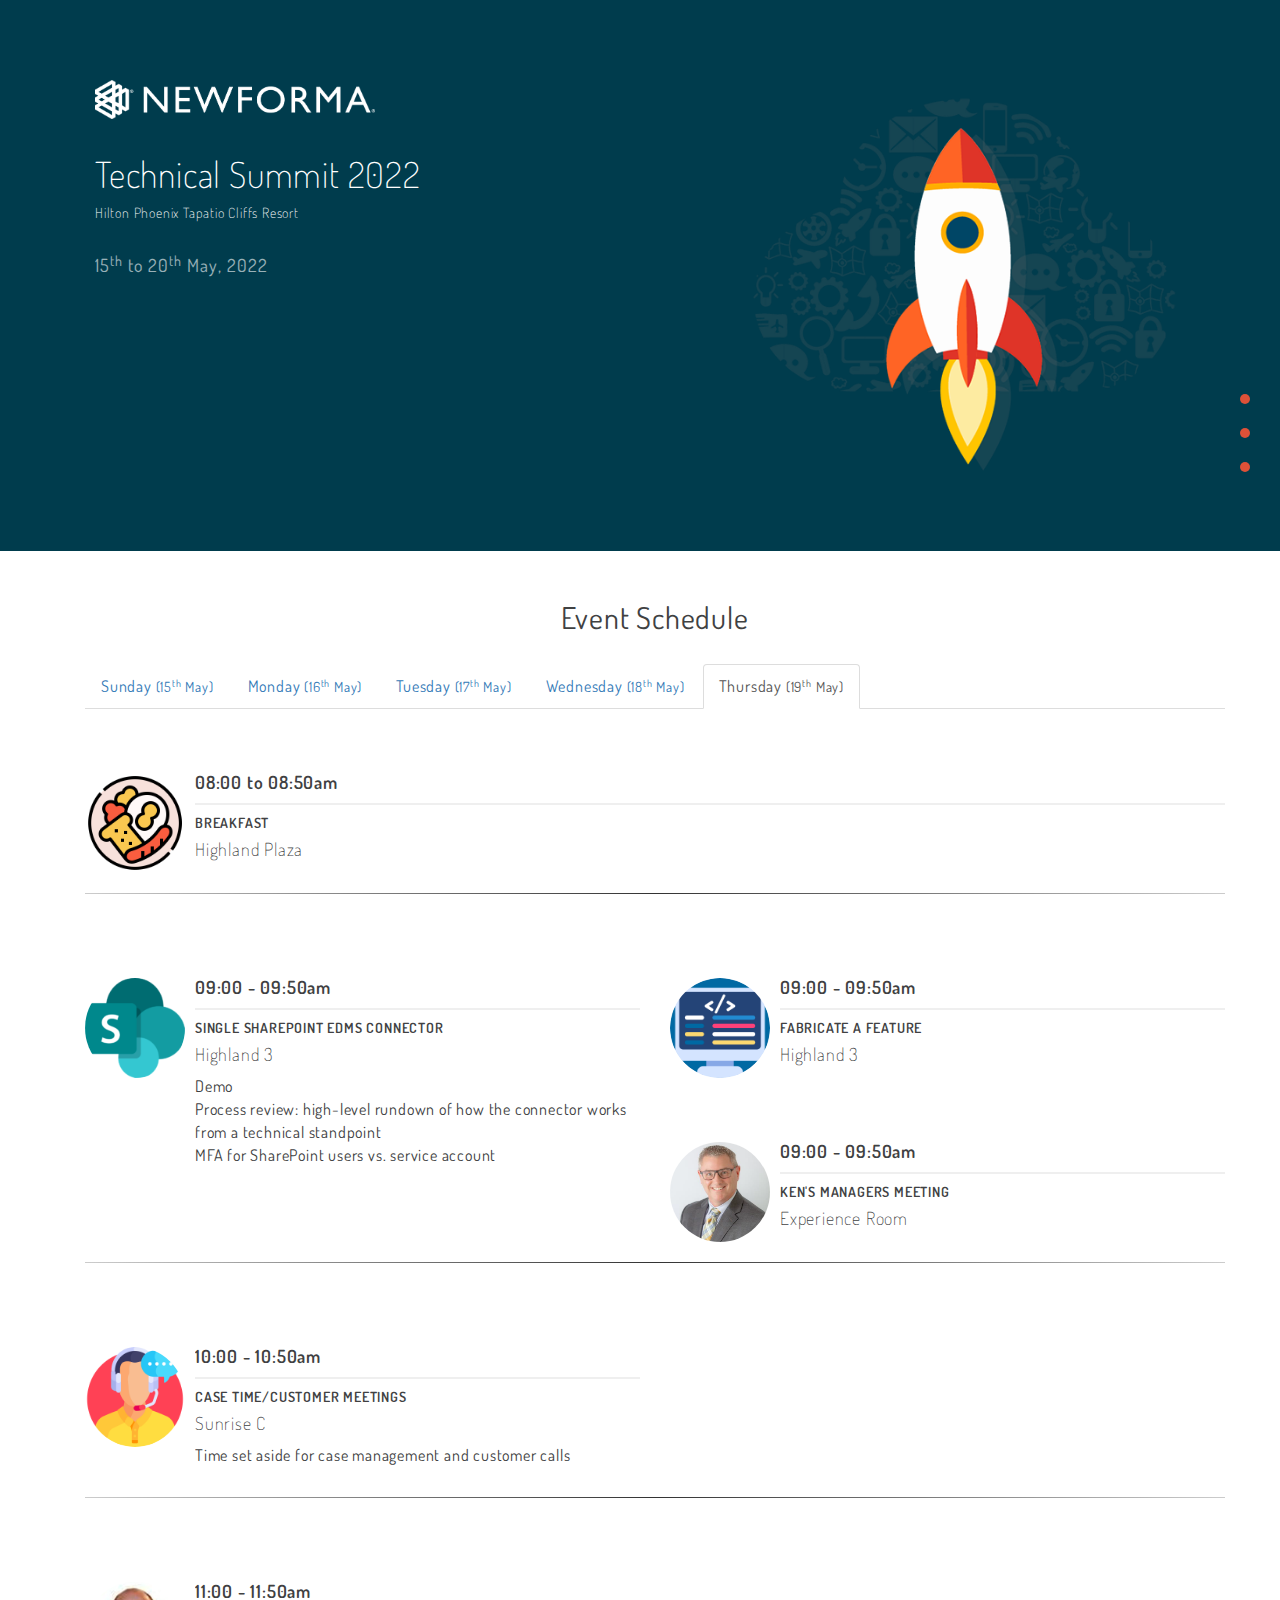
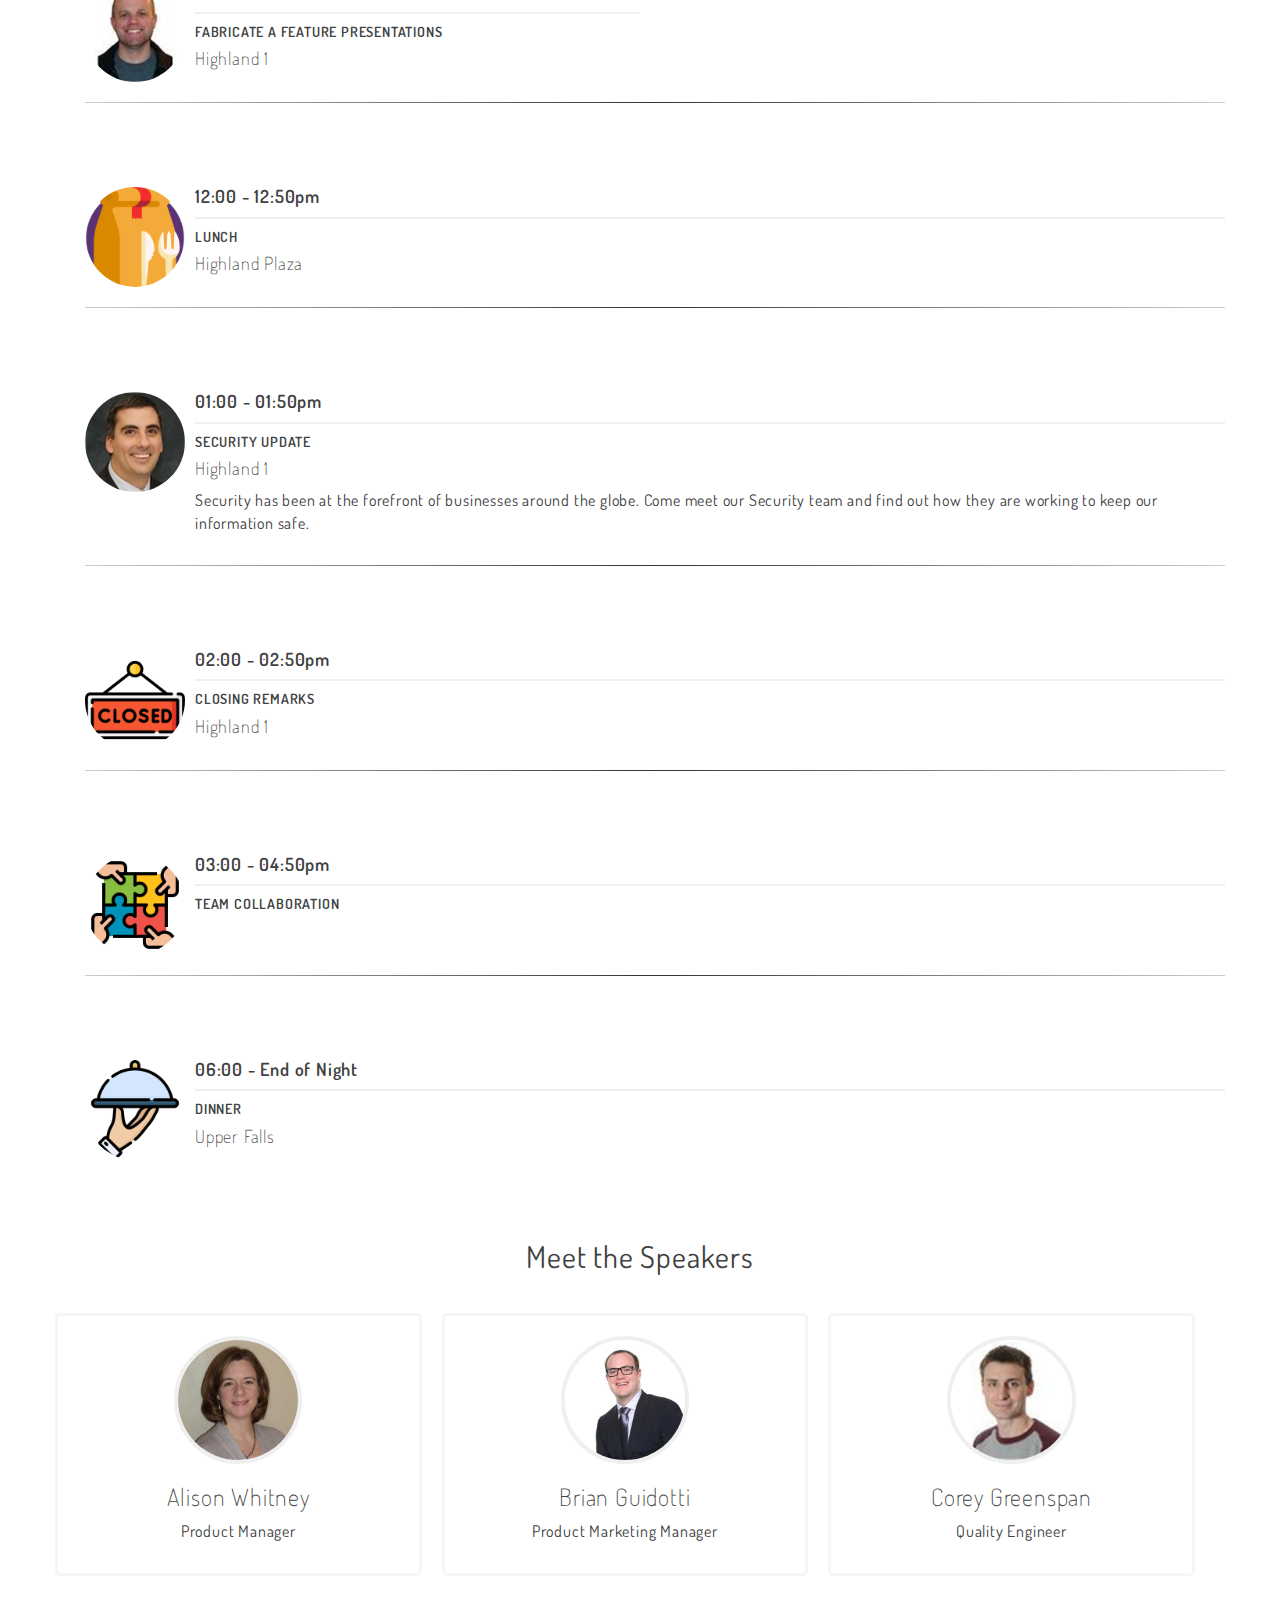
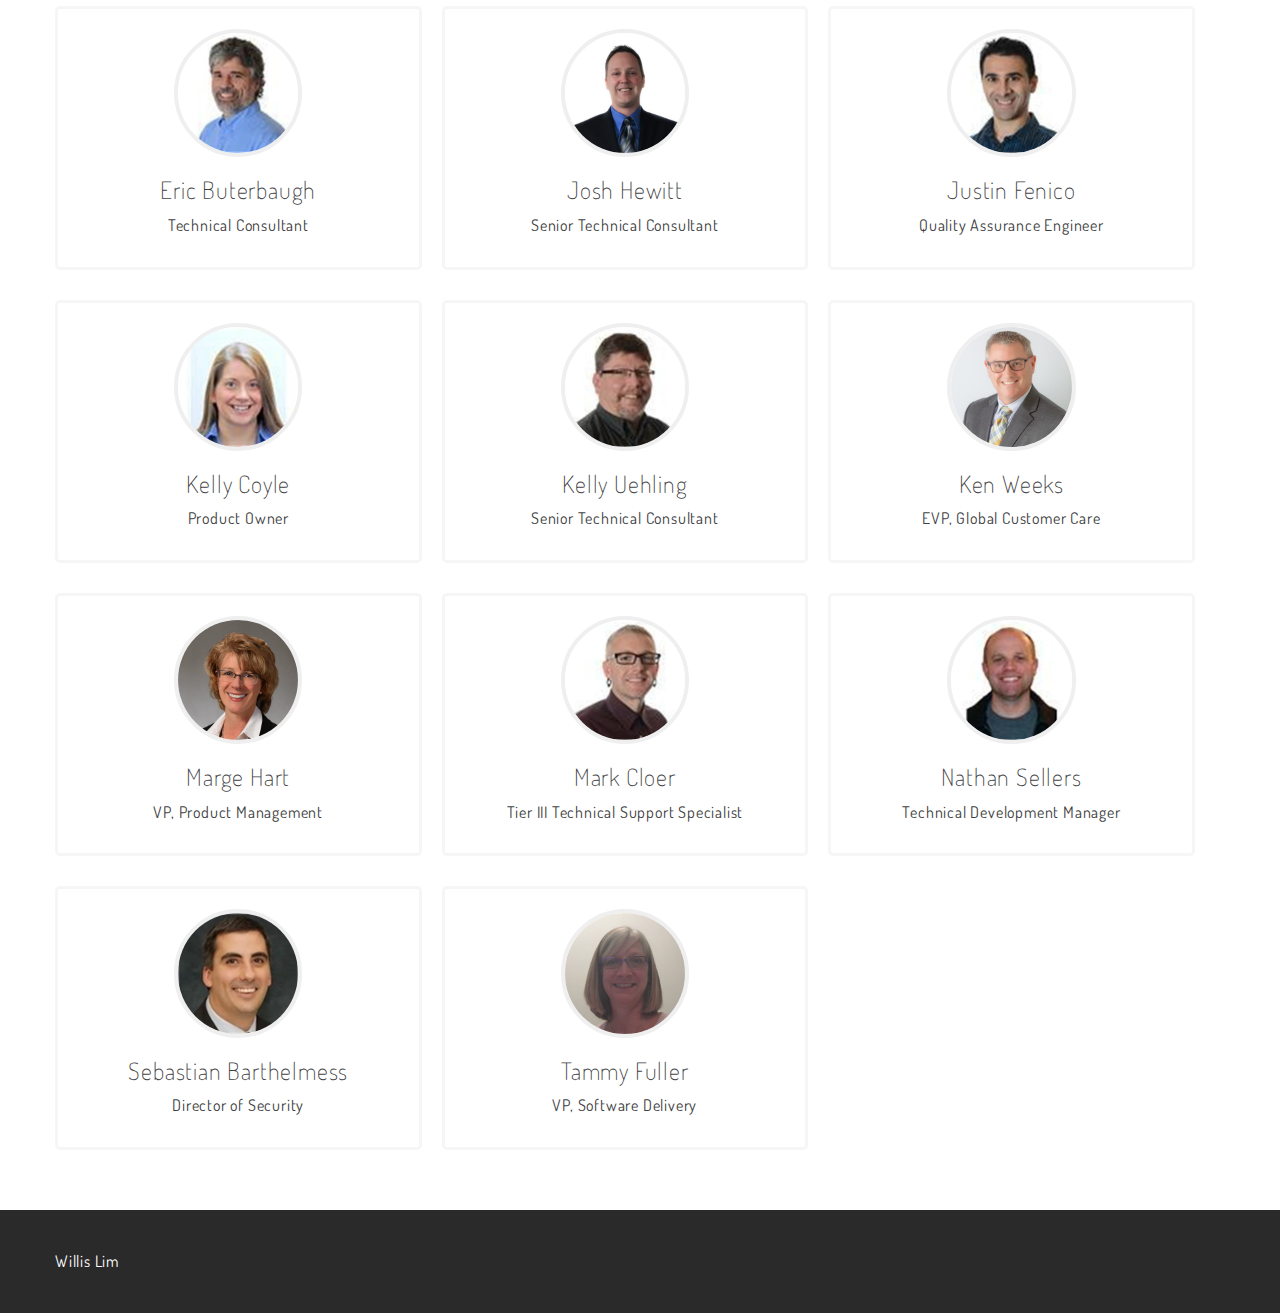
<file: index.html>
<!DOCTYPE html>
<html lang="en">
<head>

  <meta charset="utf-8">
  <meta http-equiv="X-UA-Compatible" content="IE=edge">
  <meta name="viewport" content="width=device-width, initial-scale=1">
  <meta name="description" content="Newforma Technical Summit 2022">
  <meta name="author" content="Willis Lim">
  <title>Technical Summit 2022</title>

  <!-- Bootstrap -->
  <link href="css/bootstrap.min.css" rel="stylesheet">
  <link href="css/style.css" rel="stylesheet">
  <link href="css/themify-icons.css" rel="stylesheet">
  <link href='css/dosis-font.css' rel='stylesheet' type='text/css'>
  <!-- HTML5 shim and Respond.js for IE8 support of HTML5 elements and media queries -->
  <!-- WARNING: Respond.js doesn't work if you view the page via file:// -->
    <!--[if lt IE 9]>
      <script src="https://oss.maxcdn.com/html5shiv/3.7.2/html5shiv.min.js"></script>
      <script src="https://oss.maxcdn.com/respond/1.4.2/respond.min.js"></script>
      <![endif]-->
    </head>
    <body id="page-top" data-spy="scroll" data-target=".side-menu">
      <nav class="side-menu">
        <ul>
          <li class="hidden active">
            <a class="page-scroll" href="#page-top"></a>
          </li>
          <li>
            <a href="#home" class="page-scroll">
              <span class="menu-title">Home</span>
              <span class="dot"></span>
            </a>
          </li>
          <li>
            <a href="#schedule" class="page-scroll">
              <span class="menu-title">Schedule</span>
              <span class="dot"></span>
            </a>
          </li>
          <li>
            <a href="#speakers" class="page-scroll">
              <span class="menu-title">Speakers</span>
              <span class="dot"></span>
            </a>
          </li>
                
        </ul>
      </nav>
      <div class="container-fluid">
        <!-- Start: Header -->
        <div class="row hero-header" id="home">
          <div class="col-md-7">
            <img src="img/Newforma_Main.png" class="logo">
            <h1>Technical Summit 2022</h1>
            <h5>Hilton Phoenix Tapatio Cliffs Resort</h5>
            <h4>15<sup>th</sup> to 20<sup>th</sup>  May, 2022</h4>

            

          </div>
          <div class="col-md-5 hidden-xs">
            <img src="img/rocket.png" class="rocket animated bounce">
          </div>
        </div>
        <!-- End: Header -->
      </div>
      <div class="container">
         <!-- Start: Schedule -->
      <div class="container">
        <div class="row me-row schedule" id="schedule">
          <h2 class="row-title content-ct">Event Schedule</h2>
          <div class="col-md-12">
            <!-- Nav tabs -->
            <ul class="nav nav-tabs" role="tablist">
              <li role="presentation" ><a href="#day-0" aria-controls="home" role="tab" data-toggle="tab">Sunday <small class="hidden-xs">(15<sup>th</sup> May)</small></a></li>
              <li role="presentation"><a href="#day-1" aria-controls="home" role="tab" data-toggle="tab">Monday <small class="hidden-xs">(16<sup>th</sup> May)</small></a></li>
              <li role="presentation"><a href="#day-2" aria-controls="profile" role="tab" data-toggle="tab">Tuesday <small class="hidden-xs">(17<sup>th</sup> May)</small></a></li>
              <li role="presentation"><a href="#day-3" aria-controls="messages" role="tab" data-toggle="tab">Wednesday <small class="hidden-xs">(18<sup>th</sup> May)</small></a></li>
              <li role="presentation" class="active"><a href="#day-4" aria-controls="messages" role="tab" data-toggle="tab">Thursday <small class="hidden-xs">(19<sup>th</sup> May)</small></a></li>
            </ul>

            <!-- Tab panes -->
            <div class="tab-content">
              <div role="tabpanel" class="tab-pane fade" id="day-0">
                <div class="row">
                  <div class="col-md-12">
                    <div class="media">
                      <div class="media-left">
                        <a href="#">
                          <img class="media-object" src="img/welcome.png" alt="...">
                        </a>
                      </div>
                      <div class="media-body">
                        <h4 class="media-heading">05:00 - End of Night</h4>
                        <h5>WELCOME RECEPTION</h5>
                        <h4>Upper Falls</h4>
                      </div>
                    </div>
                  </div>
                  </div>
              </div>
              <div role="tabpanel" class="tab-pane fade" id="day-1">
                <div class="row">
                  <div class="col-md-12">
                    <div class="media">
                      <div class="media-left">
                        <a href="#">
                          <img class="media-object" src="img/breakfast.png" alt="...">
                        </a>
                      </div>
                      <div class="media-body">
                        <h4 class="media-heading">08:00 - 08:50am</h4>
                        <h5>BREAKFAST</h5>
                        <h4>Highland Plaza</h4>
                      </div>
                    </div>
                  </div>
                  <div class="col-md-12">
                    <div class="media">
                      <div class="media-left">
                        <a href="#">
                          <img class="media-object" src="img/open.png" alt="...">
                        </a>
                      </div>
                      <div class="media-body">
                        <h4 class="media-heading">09:00 - 09:50am</h4>
                        <h5>OPENING CEREMONIES</h5>
                        <h4>Highland 1</h4>
                        <p>Company Update with Senior Leadership</p>
                      </div>
                    </div>
                  </div>
                  <div class="col-md-12">
                    <div class="media">
                      <div class="media-left">
                        <a href="#">
                          <img class="media-object" src="img/margeh.png" alt="...">
                        </a>
                      </div>
                      <div class="media-body">
                        <h4 class="media-heading">10:00 - 10:50am</h4>
                        <h5>PRODUCT MANAGEMENT</h5>
                        <h4>Highland 1</h4>
                        <p>We will spend time with Marge Hart VP of Product Management. Marge will give us an update on company product vision and the roadmap for Flagship Development iniatives.</p>
                      </div>
                    </div>
                  </div>
                  <div class="col-md-6">
                    <div class="media">
                      <div class="media-left">
                        <a href="#">
                          <img class="media-object" src="img/kellyc.png" alt="...">
                        </a>
                      </div>
                      <div class="media-body">
                        <h4 class="media-heading">11:00 - 11:50am</h4>
                        <h5>MFA FOR NIX</h5>
                        <h4>Highland 2</h4>
                        <p></p>
                      </div>
                    </div>           
                  </div>
                  <div class="col-md-6">
                    <div class="media">
                      <div class="media-left">
                        <a href="#">
                          <img class="media-object" src="img/justinf.png" alt="...">
                        </a>
                      </div>
                      <div class="media-body">
                        <h4 class="media-heading">11:00 - 11:50am</h4>
                        <h5>JIRA</h5>
                        <h4>Highland 3</h4>
                        <p></p>
                      </div>
                    </div>           
                  </div>

                  <div class="col-md-6">
                    <div class="media">
                      <div class="media-left">
                        <a href="#">
                          <img class="media-object" src="img/tammyf.png" alt="...">
                        </a>
                      </div>
                      <div class="media-body">
                        <h4 class="media-heading">11:00 - 11:50am</h4>
                        <h5>QA TEST EXERCISE PART I</h5>
                        <h4>Sunrise C</h4>
                        <p></p>
                      </div>
                    </div>           
                  </div>

                  <div class="col-md-6">
                    <div class="media">
                      <div class="media-left">
                        <a href="#">
                          <img class="media-object" src="img/elevia.png" alt="...">
                        </a>
                      </div>
                      <div class="media-body">
                        <h4 class="media-heading">11:00 - 11:50am</h4>
                        <h5>ELEVIA</h5>
                        <h4>Courtroom Q</h4>
                        <p></p>
                      </div>
                    </div>           
                  </div>

                  <div class="col-md-6">
                    <div class="media">
                      <div class="media-left">
                        <a href="#">
                          <img class="media-object" src="img/amyf.png" alt="...">
                        </a>
                      </div>
                      <div class="media-body">
                        <h4 class="media-heading">11:00 - 11:50am</h4>
                        <h5>RELEASE NOTES - NEW PROCESS</h5>
                        <h4>Courtroom O</h4>
                        <p></p>
                      </div>
                    </div>           
                  </div>

                  <div class="col-md-12">
                    <div class="media">
                      <div class="media-left">
                        <a href="#">
                          <img class="media-object" src="img/lunch.png" alt="...">
                        </a>
                      </div>
                      <div class="media-body">
                        <h4 class="media-heading">12:00 - 12:50pm</h4>
                        <h5>LUNCH</h5>
                        <h4>Highland Plaza</h4>
                      </div>
                    </div>                    
                  </div>
                  <div class="col-md-12"><hr style="border: none; height:1px;background: #333; background-image: linear-gradient(to right, #ccc, #333, #ccc)"></div>

                  <div class="col-md-6">
                    <div class="media">
                      <div class="media-left">
                        <a href="#">
                          <img class="media-object" src="img/bent.png" alt="...">
                        </a>
                      </div>
                      <div class="media-body">
                        <h4 class="media-heading">01:00 - 01:50pm</h4>
                        <h5>MySQL</h5>
                        <h4>Courtoom O</h4>
                        <p>Newforma is backed by MySQL. Come to learn the basics of navigating yourself around the databases of Newforma to aid with your troubleshooting or gathering data for a custom report.</p>
                      </div>
                    </div>                    
                  </div>
                  <div class="col-md-6">
                    <div class="media">
                      <div class="media-left">
                        <a href="#">
                          <img class="media-object" src="img/nathans.png" alt="...">
                        </a>
                      </div>
                      <div class="media-body">
                        <h4 class="media-heading">01:00 - 01:50pm</h4>
                        <h5>FABRICATE A FEATURE</h5>
                        <h4>Highland 2</h4>
                        <p>Have you ever had an idea for a new feature at Newforma that is not on our roadmap? Come put together a team to build on your concept. You will be working with seasoned developers who can help move your ideas and theirs into reality. We will be actively coding and building proofs of concept for your ideas. We will present these to the Tech Summit group later in the week.</p>
                      </div>
                    </div>                    
                  </div>
                  <div class="col-md-6">
                    <div class="media">
                      <div class="media-left">
                        <a href="#">
                          <img class="media-object" src="img/kenw.png" alt="...">
                        </a>
                      </div>
                      <div class="media-body">
                        <h4 class="media-heading">01:00 - 01:50pm</h4>
                        <h5>KEN'S MANAGERS MEETING</h5>
                        <h4>Experience Room</h4>
                      </div>
                    </div>                    
                  </div>
                  <div class="col-md-6">
                    <div class="media">
                      <div class="media-left">
                        <a href="#">
                          <img class="media-object" src="img/elevia.png" alt="...">
                        </a>
                      </div>
                      <div class="media-body">
                        <h4 class="media-heading">01:00 - 01:50pm</h4>
                        <h5>ELEVIA TEAM MEETING</h5>
                        <h4>Courtroom Q</h4>
                      </div>
                    </div>                    
                  </div>
                  <div class="col-md-6">
                    <div class="media">
                      <div class="media-left">
                        <a href="#">
                          <img class="media-object" src="img/speaker-4.png" alt="...">
                        </a>
                      </div>
                      <div class="media-body">
                        <h4 class="media-heading">01:00 - 01:50pm</h4>
                        <h5>CUSTOMER SUCCESS PLANS</h5>
                        <h4>Courtroom R</h4>
                      </div>
                    </div>                    
                  </div>
                  <div class="col-md-12"><hr style="border: none; height:1px;background: #333; background-image: linear-gradient(to right, #ccc, #333, #ccc)"></div>
                  <div class="col-md-6">
                    <div class="media">
                      <div class="media-left">
                        <a href="#">
                          <img class="media-object" src="img/ericb.png" alt="...">
                        </a>
                      </div>
                      <div class="media-body">
                        <h4 class="media-heading">02:00 - 02:50pm</h4>
                        <h5>OPEN FORUM - Tales of the Weird</h5>
                        <h4>Sunset AB</h4>
                        <p>Strangest, most unusual cases and resolutions. We've all seen them, come share your interesting stories of cases you've solved. Here we hope to learn some tips and tricks for the weird cases as we crack open the X Files.</p>
                      </div>
                    </div>                    
                </div> 
                <div class="col-md-6">
                    <div class="media">
                        <div class="media-left">
                            <a href="#">
                                <img class="media-object" src="img/nathans.png" alt="...">
                            </a>
                        </div>
                        <div class="media-body">
                            <h4 class="media-heading">02:00 - 02:50pm</h4>
                            <h5>FABRICATE A FEATURE</h5>
                            <h4>Highland 2</h4>
                        </div>
                    </div>                    
                </div>
                <div class="col-md-6">
                <div class="media">
                  <div class="media-left">
                    <a href="#">
                      <img class="media-object" src="img/kenw.png" alt="...">
                    </a>
                  </div>
                  <div class="media-body">
                    <h4 class="media-heading">02:00 - 02:50pm</h4>
                    <h5>KEN'S MANAGERS MEETING</h5>
                    <h4>Experience Room</h4>
                  </div>
                </div>                    
                </div>
                <div class="col-md-6">
                <div class="media">
                  <div class="media-left">
                    <a href="#">
                      <img class="media-object" src="img/elevia.png" alt="...">
                    </a>
                  </div>
                  <div class="media-body">
                    <h4 class="media-heading">02:00 - 02:50pm</h4>
                    <h5>ELEVIA TEAM MEETING</h5>
                    <h4>Courtroom Q</h4>
                  </div>
                </div>                    
                </div>
                <div class="col-md-6">
                <div class="media">
                  <div class="media-left">
                    <a href="#">
                      <img class="media-object" src="img/csm.png" alt="...">
                    </a>
                  </div>
                  <div class="media-body">
                    <h4 class="media-heading">02:00 - 02:50pm</h4>
                    <h5>CSM CERTIFICATION KICK-OFF</h5>
                    <h4>Courtroom R</h4>
                  </div>
                </div>                    
                </div>
                <div class="col-md-12"><hr style="border: none; height:1px;background: #333; background-image: linear-gradient(to right, #ccc, #333, #ccc)"></div>
                <div class="col-md-6">
                  <div class="media">
                    <div class="media-left">
                      <a href="#">
                        <img class="media-object" src="img/ericb.png" alt="...">
                      </a>
                    </div>
                    <div class="media-body">
                      <h4 class="media-heading">03:00 - 03:50pm</h4>
                      <h5>NEWFORMA API SETUP/CONFIG</h5>
                      <h4>Highland 3</h4>
                      <p>You may know it by its old name "Hybrid". Come unravel the misteries of settin gup APIs at Newforma.</p>
                    </div>
                  </div>                    
              </div> 
              <div class="col-md-6">
                  <div class="media">
                      <div class="media-left">
                          <a href="#">
                              <img class="media-object" src="img/nathans.png" alt="...">
                          </a>
                      </div>
                      <div class="media-body">
                          <h4 class="media-heading">03:00 - 03:50pm</h4>
                          <h5>FABRICATE A FEATURE</h5>
                          <h4>Highland 2</h4>
                      </div>
                  </div>                    
              </div>
              <div class="col-md-6">
              <div class="media">
                <div class="media-left">
                  <a href="#">
                    <img class="media-object" src="img/kenw.png" alt="...">
                  </a>
                </div>
                <div class="media-body">
                  <h4 class="media-heading">03:00 - 03:50pm</h4>
                  <h5>KEN'S MANAGERS MEETING</h5>
                  <h4>Experience Room</h4>
                </div>
              </div>                    
              </div>
              <div class="col-md-6">
              <div class="media">
                <div class="media-left">
                  <a href="#">
                    <img class="media-object" src="img/elevia.png" alt="...">
                  </a>
                </div>
                <div class="media-body">
                  <h4 class="media-heading">03:00 - 03:50pm</h4>
                  <h5>ELEVIA TEAM MEETING</h5>
                  <h4>Courtroom Q</h4>
                </div>
              </div>                    
              </div>
              <div class="col-md-6">
              <div class="media">
                <div class="media-left">
                  <a href="#">
                    <img class="media-object" src="img/nathans.png" alt="...">
                  </a>
                </div>
                <div class="media-body">
                  <h4 class="media-heading">03:00 - 03:50pm</h4>
                  <h5>FABRICATE A FEATURE</h5>
                  <h4>Highland 2</h4>
                </div>
              </div>                    
              </div>
              <div class="col-md-6">
              <div class="media">
                <div class="media-left">
                  <a href="#">
                    <img class="media-object" src="img/pie-chart.png" alt="...">
                  </a>
                </div>
                <div class="media-body">
                  <h4 class="media-heading">03:00 - 03:50pm</h4>
                  <h5>NEW WEB-BASED CUSTOMER USAGE REPORTS</h5>
                  <h4>Courtroom R</h4>
                  <p>Come get a preview of the new utilization reports and web-based usage reporting coming soon to Salesforce and the Customer Community!</p>
                </div>
              </div>                    
              </div>
              <div class="col-md-12"><hr style="border: none; height:1px;background: #333; background-image: linear-gradient(to right, #ccc, #333, #ccc)"></div>
              <div class="col-md-6">
                <div class="media">
                  <div class="media-left">
                    <a href="#">
                      <img class="media-object" src="img/markc.png" alt="...">
                    </a>
                  </div>
                  <div class="media-body">
                    <h4 class="media-heading">04:00 - 04:50pm</h4>
                    <h5>KNOWLEDGE SHARING OPEN FORUM</h5>
                    <h4>Highland 3</h4>
                    <p>Share experiences, troubelshooting methodologies, tools, etc.</p>
                  </div>
                </div>                    
            </div> 
            <div class="col-md-6">
                <div class="media">
                    <div class="media-left">
                        <a href="#">
                            <img class="media-object" src="img/nathans.png" alt="...">
                        </a>
                    </div>
                    <div class="media-body">
                        <h4 class="media-heading">04:00 - 04:50pm</h4>
                        <h5>FABRICATE A FEATURE</h5>
                        <h4>Highland 2</h4>
                    </div>
                </div>                    
            </div>
            <div class="col-md-6">
            <div class="media">
              <div class="media-left">
                <a href="#">
                  <img class="media-object" src="img/kenw.png" alt="...">
                </a>
              </div>
              <div class="media-body">
                <h4 class="media-heading">04:00 - 04:50pm</h4>
                <h5>KEN'S MANAGERS MEETING</h5>
                <h4>Experience Room</h4>
              </div>
            </div>                    
            </div>
            <div class="col-md-6">
            <div class="media">
              <div class="media-left">
                <a href="#">
                  <img class="media-object" src="img/elevia.png" alt="...">
                </a>
              </div>
              <div class="media-body">
                <h4 class="media-heading">04:00 - 04:50pm</h4>
                <h5>ELEVIA TEAM MEETING</h5>
                <h4>Courtroom Q</h4>
              </div>
            </div>                    
            </div>
            <div class="col-md-6">
            <div class="media">
              <div class="media-left">
                <a href="#">
                  <img class="media-object" src="img/blank.png" alt="...">
                </a>
              </div>
              <div class="media-body">
                <h4 class="media-heading">04:00 - 04:50pm</h4>
                <h5>International NCM Workflows</h5>
                <h4></h4>
              </div>
            </div>                    
            </div>
            <div class="col-md-12"><hr style="border: none; height:1px;background: #333; background-image: linear-gradient(to right, #ccc, #333, #ccc)"></div>
            <div class="col-md-6">
              <div class="media">
                <div class="media-left">
                  <a href="#">
                    <img class="media-object" src="img/dinner.png" alt="...">
                  </a>
                </div>
                <div class="media-body">
                  <h4 class="media-heading">06:00 - End of Night</h4>
                  <h5>Dinner</h5>
                  <h4>Upper Falls</h4>
                </div>
              </div>                    
              </div>
                    
          </div>

              </div>
              <div role="tabpanel" class="tab-pane fade" id="day-2">
                <div class="row">
                  <div class="col-md-12">
                    <div class="media">
                      <div class="media-left">
                        <a href="#">
                          <img class="media-object" src="img/breakfast.png" alt="...">
                        </a>
                      </div>
                      <div class="media-body">
                        <h4 class="media-heading">08:00 - 08:50am</h4>
                        <h5>BREAKFAST</h5>
                        <h4>Highland Plaza</h4>
                      </div>
                    </div>
                  </div>
                  <div class="col-md-12">
                    <div class="media">
                      <div class="media-left">
                        <a href="#">
                          <img class="media-object" src="img/marketing.png" alt="...">
                        </a>
                      </div>
                      <div class="media-body">
                        <h4 class="media-heading">09:00 to 09:50am</h4>
                        <h5>MARKETING @ NEWFORMA</h5>
                        <h4>Highland 1</h4>
                      </div>
                    </div>
                  </div>
                  <div class="col-md-12"><hr style="border: none; height:1px;background: #333; background-image: linear-gradient(to right, #ccc, #333, #ccc)"></div>
                  <div class="col-md-6">
                    <div class="media">
                      <div class="media-left">
                        <a href="#">
                          <img class="media-object" src="img/bimtrack.png" alt="...">
                        </a>
                      </div>
                      <div class="media-body">
                        <h4 class="media-heading">10:00 - 10:50am</h4>
                        <h5>BIM Track</h5>
                        <h4>Highland 1</h4>
                        <p></p>
                      </div>
                    </div>                    
                </div> 
                <div class="col-md-12"><hr style="border: none; height:1px;background: #333; background-image: linear-gradient(to right, #ccc, #333, #ccc)"></div>
                <div class="col-md-6">
                  <div class="media">
                    <div class="media-left">
                      <a href="#">
                        <img class="media-object" src="img/support.png" alt="...">
                      </a>
                    </div>
                    <div class="media-body">
                      <h4 class="media-heading">11:00 - 11:50am</h4>
                      <h5>CASE TIME/CUSTOMER MEETINGS</h5>
                      <h4>Sunset A</h4>
                      <p>Time set aside for case management and customer calls</p>
                    </div>
                  </div>                    
              </div> 
              <div class="col-md-6">
                  <div class="media">
                      <div class="media-left">
                          <a href="#">
                              <img class="media-object" src="img/coding.png" alt="...">
                          </a>
                      </div>
                      <div class="media-body">
                          <h4 class="media-heading">11:00 - 11:50am</h4>
                          <h5>DEVELOPMENT PULL REQUEST PROCESS REVIEW</h5>
                          <h4>Courtroom O</h4>
                          <p>Review the steps to successfully execute a pull request</p>
                      </div>
                  </div>                    
              </div>
              <div class="col-md-6">
              <div class="media">
                <div class="media-left">
                  <a href="#">
                    <img class="media-object" src="img/tammyf.png" alt="...">
                  </a>
                </div>
                <div class="media-body">
                  <h4 class="media-heading">11:00 - 11:50am</h4>
                  <h5>QA TEST EXERCISE PART II</h5>
                  <h4>Sunrise C</h4>
                  <p></p>
                </div>
              </div>                    
              </div>
              <div class="col-md-6">
              <div class="media">
                <div class="media-left">
                  <a href="#">
                    <img class="media-object" src="img/kenw.png" alt="...">
                  </a>
                </div>
                <div class="media-body">
                  <h4 class="media-heading">11:00 - 11:50am</h4>
                  <h5>KEN'S MANAGERS MEETING</h5>
                  <h4>Experience Room</h4>
                </div>
              </div>                    
              </div>
              <div class="col-md-6">
              <div class="media">
                <div class="media-left">
                  <a href="#">
                    <img class="media-object" src="img/elevia.png" alt="...">
                  </a>
                </div>
                <div class="media-body">
                  <h4 class="media-heading">11:00 - 11:50am</h4>
                  <h5>ELEVIA TEAM MEETING</h5>
                  <h4>Courtroom Q</h4>
                </div>
              </div>                    
              </div>
              <div class="col-md-6">
              <div class="media">
                <div class="media-left">
                  <a href="#">
                    <img class="media-object" src="img/amyf.png" alt="...">
                  </a>
                </div>
                <div class="media-body">
                  <h4 class="media-heading">11:00 - 11:50am</h4>
                  <h5>ROADMAP PROCESS/NEW FEEDBACK PORTAL</h5>
                  <h4>Highland 2</h4>
                  <p>We are always listening to our customers. Come talk about how the process works to get their feedback onto our roadmap.</p>
                </div>
              </div>                    
              </div>
              <div class="col-md-6">
              <div class="media">
                <div class="media-left">
                  <a href="#">
                    <img class="media-object" src="img/blank.png" alt="...">
                  </a>
                </div>
                <div class="media-body">
                  <h4 class="media-heading">11:00 - 11:50am</h4>
                  <h5>DEMO ENVIRONMENT DISCUSSION</h5>
                  <h4>Courtroom R</h4>
                  <p></p>
                </div>
              </div>                    
              </div>
              <div class="col-md-12"><hr style="border: none; height:1px;background: #333; background-image: linear-gradient(to right, #ccc, #333, #ccc)"></div>
              <div class="col-md-12">
                <div class="media">
                  <div class="media-left">
                    <a href="#">
                      <img class="media-object" src="img/lunch.png" alt="...">
                    </a>
                  </div>
                  <div class="media-body">
                    <h4 class="media-heading">12:00 - 12:50pm</h4>
                    <h5>LUNCH</h5>
                    <h4>Highland Plaza</h4>
                  </div>
                </div>                    
              </div>
              <div class="col-md-12"><hr style="border: none; height:1px;background: #333; background-image: linear-gradient(to right, #ccc, #333, #ccc)"></div>

              <div class="col-md-6">
                <div class="media">
                  <div class="media-left">
                    <a href="#">
                      <img class="media-object" src="img/joshh.png" alt="...">
                    </a>
                  </div>
                  <div class="media-body">
                    <h4 class="media-heading">01:00 - 01:50pm</h4>
                    <h5>GRAPH AUTOFILE</h5>
                    <h4>Highland 2</h4>
                    <p>Come learn about:
                        <ul>
                            <li> Versions supported</li>
                            <li> V1 vs. V2</li>
                            <li> Architecture overview</li>
                            <li> Demo of deployment</li>
                            <li> Troubleshooting</li>
                        </ul>
                    </p>
                  </div>
                </div>                    
            </div> 
            <div class="col-md-6">
                <div class="media">
                    <div class="media-left">
                        <a href="#">
                            <img class="media-object" src="img/coding.png" alt="...">
                        </a>
                    </div>
                    <div class="media-body">
                        <h4 class="media-heading">01:00 - 01:50pm</h4>
                        <h5>DEBUGGING PART I</h5>
                        <h4>Highland 3</h4>
                        <p>Ever wonder how developers do what they do when they fix our customer incidents? The Development team will be sharing some tips and tricks for debugging. All are welcome to come and pick up a few new tricks!</p>
                    </div>
                </div>                    
            </div>
            <div class="col-md-6">
            <div class="media">
              <div class="media-left">
                <a href="#">
                  <img class="media-object" src="img/tammyf.png" alt="...">
                </a>
              </div>
              <div class="media-body">
                <h4 class="media-heading">01:00 - 01:50pm</h4>
                <h5>QA TEST EXERCISE PART III</h5>
                <h4>Sunrise C</h4>
              </div>
            </div>                    
            </div>
            <div class="col-md-6">
            <div class="media">
              <div class="media-left">
                <a href="#">
                  <img class="media-object" src="img/elevia.png" alt="...">
                </a>
              </div>
              <div class="media-body">
                <h4 class="media-heading">01:00 - 01:50pm</h4>
                <h5>ELEVIA TEAM MEETING</h5>
                <h4>Courtroom Q</h4>
              </div>
            </div>                    
            </div>
            <div class="col-md-6">
            <div class="media">
              <div class="media-left">
                <a href="#">
                  <img class="media-object" src="img/meeting.png" alt="...">
                </a>
              </div>
              <div class="media-body">
                <h4 class="media-heading">01:00 - 01:50pm</h4>
                <h5>PM TEAM MEETING</h5>
                <h4>Sunset A</h4>
              </div>
            </div>                    
            </div>
            <div class="col-md-12"><hr style="border: none; height:1px;background: #333; background-image: linear-gradient(to right, #ccc, #333, #ccc)"></div>
            <div class="col-md-6">
              <div class="media">
                <div class="media-left">
                  <a href="#">
                    <img class="media-object" src="img/markc.png" alt="...">
                  </a>
                </div>
                <div class="media-body">
                  <h4 class="media-heading">02:00 - 02:50pm</h4>
                  <h5>NEWFORMA API TROUBLESHOOTING</h5>
                  <h4>Highland 2</h4>
                  <p>Are you working with customers who are asking how to get our apps working? Visit this topic to answer the question beyond "they're called A-P-I-s".</p>
                </div>
              </div>                    
          </div> 
          <div class="col-md-6">
              <div class="media">
                  <div class="media-left">
                      <a href="#">
                          <img class="media-object" src="img/coding.png" alt="...">
                      </a>
                  </div>
                  <div class="media-body">
                      <h4 class="media-heading">02:00 - 02:50pm</h4>
                      <h5>DEBUGGING PART II</h5>
                      <h4>Highland 3</h4>
                  </div>
              </div>                    
          </div>
          <div class="col-md-6">
          <div class="media">
            <div class="media-left">
              <a href="#">
                <img class="media-object" src="img/settings.png" alt="...">
              </a>
            </div>
            <div class="media-body">
              <h4 class="media-heading">02:00 - 02:50pm</h4>
              <h5>HOW TO WRITE A TEST CASE & DEFECT</h5>
              <h4>Sunrise C</h4>
              <p>Review current Test Case and Defect How to and revise</p>
            </div>
          </div>                    
          </div>
          <div class="col-md-6">
          <div class="media">
            <div class="media-left">
              <a href="#">
                <img class="media-object" src="img/elevia.png" alt="...">
              </a>
            </div>
            <div class="media-body">
              <h4 class="media-heading">02:00 - 02:50pm</h4>
              <h5>ELEVIA TEAM MEETING</h5>
              <h4>TBD</h4>
            </div>
          </div>                    
          </div>
          <div class="col-md-6">
          <div class="media">
            <div class="media-left">
              <a href="#">
                <img class="media-object" src="img/meeting.png" alt="...">
              </a>
            </div>
            <div class="media-body">
              <h4 class="media-heading">02:00 - 02:50pm</h4>
              <h5>PM TEAM MEETING</h5>
              <h4>Sunset A</h4>
            </div>
          </div>                    
          </div>
          <div class="col-md-6">
          <div class="media">
            <div class="media-left">
              <a href="#">
                <img class="media-object" src="img/csm.png" alt="...">
              </a>
            </div>
            <div class="media-body">
              <h4 class="media-heading">02:00 - 02:50pm</h4>
              <h5>CSM DOCUMENTATION REVIEW</h5>
              <h4>Courtroom R</h4>
              <p></p>
            </div>
          </div>                    
          </div>
          <div class="col-md-12"><hr style="border: none; height:1px;background: #333; background-image: linear-gradient(to right, #ccc, #333, #ccc)"></div>
          <div class="col-md-6">
            <div class="media">
              <div class="media-left">
                <a href="#">
                  <img class="media-object" src="img/alisonw.png" alt="...">
                </a>
              </div>
              <div class="media-body">
                <h4 class="media-heading">03:00 - 03:50pm</h4>
                <h5>PROCESS INTROS & UPDATES</h5>
                <h4>Courtroom O</h4>
                <p>Come learn about new processes being adopted by Customer Care and refresh yourself on existing ones.
                    <li> New! CSM Alert cases </li>
                    <li> New! After hours/on-call changes</li>
                </p>
              </div>
            </div>                    
        </div> 
        <div class="col-md-6">
            <div class="media">
                <div class="media-left">
                    <a href="#">
                        <img class="media-object" src="img/nathans.png" alt="...">
                    </a>
                </div>
                <div class="media-body">
                    <h4 class="media-heading">03:00 - 03:50pm</h4>
                    <h5>FABRICATE A FEATURE</h5>
                    <h4>Highland 2</h4>
                </div>
            </div>                    
        </div>
        <div class="col-md-6">
        <div class="media">
          <div class="media-left">
            <a href="#">
              <img class="media-object" src="img/elevia.png" alt="...">
            </a>
          </div>
          <div class="media-body">
            <h4 class="media-heading">03:00 - 03:50pm</h4>
            <h5>ELEVIA TEAM MEETING</h5>
            <h4>TBD</h4>
          </div>
        </div>                    
        </div>
        <div class="col-md-6">
        <div class="media">
          <div class="media-left">
            <a href="#">
              <img class="media-object" src="img/tammyf.png" alt="...">
            </a>
          </div>
          <div class="media-body">
            <h4 class="media-heading">03:00 - 03:50pm</h4>
            <h5>GLOBAL PRODUCT BASHES</h5>
            <h4>Highland 3</h4>
            <p>
                <ul>
                <li>Why are we doing them?</li>
                <li>What do we look for from you?</li>
                <li>What can we do to improve?</li>
                <li>What is the general process/activity after the bash?</li>
                <li>How does your testing help us and what do we do with the information?</li>
                <li>And a whole lot more!</li>
                </ul>
            </p>
          </div>
        </div>                    
        </div>
        <div class="col-md-12"><hr style="border: none; height:1px;background: #333; background-image: linear-gradient(to right, #ccc, #333, #ccc)"></div>
        <div class="col-md-12">
          <div class="media">
            <div class="media-left">
              <a href="#">
                <img class="media-object" src="img/career.png" alt="...">
              </a>
            </div>
            <div class="media-body">
              <h4 class="media-heading">04:00 - 04:50pm</h4>
              <h5>CAREER COUNSELING</h5>
              <p>Who do you want to be when you grow up? Come join us for help to understand your career and put you on a path to achieve your goals.</p>
              <h5>Team Collaboration Time</h5>
            </div>
          </div>                    
          </div>
          <div class="col-md-12"><hr style="border: none; height:1px;background: #333; background-image: linear-gradient(to right, #ccc, #333, #ccc)"></div>
          <div class="col-md-6">
            <div class="media">
              <div class="media-left">
                <a href="#">
                  <img class="media-object" src="img/dinner.png" alt="...">
                </a>
              </div>
              <div class="media-body">
                <h4 class="media-heading">06:00 - End of Night</h4>
                <h5>Dinner</h5>
                <h4>Different Pointe of View</h4>
              </div>
            </div>                    
            </div>         
            </div>
              </div>
              <div role="tabpanel" class="tab-pane fade" id="day-3">
                <div class="row">
                  <div class="col-md-12">
                    <div class="media">
                      <div class="media-left">
                        <a href="#">
                          <img class="media-object" src="img/breakfast.png" alt="...">
                        </a>
                      </div>
                      <div class="media-body">
                        <h4 class="media-heading">08:00 to 08:50am</h4>
                        <h5>BREAKFAST</h5>
                        <h4>Highland Plaza</h4>
                      </div>
                    </div>
                  </div>
                  <div class="col-md-12"><hr style="border: none; height:1px;background: #333; background-image: linear-gradient(to right, #ccc, #333, #ccc)"></div>
                  <div class="col-md-6">
                    <div class="media">
                      <div class="media-left">
                        <a href="#">
                          <img class="media-object" src="img/support.png" alt="...">
                        </a>
                      </div>
                      <div class="media-body">
                        <h4 class="media-heading">09:00 - 09:50am</h4>
                        <h5>CASE TIME</h5>
                        <h4>Sunset C</h4>
                        <p></p>
                      </div>
                    </div>                    
                </div> 
                <div class="col-md-6">
                    <div class="media">
                        <div class="media-left">
                            <a href="#">
                                <img class="media-object" src="img/nathans.png" alt="...">
                            </a>
                        </div>
                        <div class="media-body">
                            <h4 class="media-heading">09:00 - 09:50am</h4>
                            <h5>DEVELOPMENT: PROCESS REVIEW</h5>
                            <h4>Highland 2</h4>
                            <p></p>
                        </div>
                    </div>                    
                </div>
                <div class="col-md-6">
                <div class="media">
                  <div class="media-left">
                    <a href="#">
                      <img class="media-object" src="img/elevia.png" alt="...">
                    </a>
                  </div>
                  <div class="media-body">
                    <h4 class="media-heading">09:00 - 09:50am</h4>
                    <h5>ELEVIA TEAM MEETING</h5>
                    <h4>Courtroom Q</h4>
                  </div>
                </div>                    
                </div>
                <div class="col-md-6">
                  <div class="media">
                    <div class="media-left">
                      <a href="#">
                        <img class="media-object" src="img/elevia.png" alt="...">
                      </a>
                    </div>
                    <div class="media-body">
                      <h4 class="media-heading">09:00 - 09:50am</h4>
                      <h5>PRODUCT MARKETING MANAGEMENT</h5>
                      <h4>Sunrise D</h4>
                    </div>
                  </div>                    
                  </div>
  
                <div class="col-md-12"><hr style="border: none; height:1px;background: #333; background-image: linear-gradient(to right, #ccc, #333, #ccc)"></div>
                <div class="col-md-6">
                  <div class="media">
                    <div class="media-left">
                      <a href="#">
                        <img class="media-object" src="img/team.png" alt="...">
                      </a>
                    </div>
                    <div class="media-body">
                      <h4 class="media-heading">10:00 - 11:50am</h4>
                      <h5>JUNGLE CRUISE BOAT REGATTA</h5>
                      <h4>Highland 1</h4>
                    </div>
                  </div>                    
                  </div>
                  <div class="col-md-12"><hr style="border: none; height:1px;background: #333; background-image: linear-gradient(to right, #ccc, #333, #ccc)"></div>
            <div class="col-md-12">
              <div class="media">
                <div class="media-left">
                  <a href="#">
                    <img class="media-object" src="img/lunch.png" alt="...">
                  </a>
                </div>
                <div class="media-body">
                  <h4 class="media-heading">12:00 - 12:50pm</h4>
                  <h5>LUNCH</h5>
                  <h4>Highland Plaza</h4>
                  <p></p>
                </div>
              </div>                    
              </div>
              <div class="col-md-12"><hr style="border: none; height:1px;background: #333; background-image: linear-gradient(to right, #ccc, #333, #ccc)"></div>
              <div class="col-md-6">
                <div class="media">
                  <div class="media-left">
                    <a href="#">
                      <img class="media-object" src="img/kellyu.png" alt="...">
                    </a>
                  </div>
                  <div class="media-body">
                    <h4 class="media-heading">01:00 - 01:50pm</h4>
                    <h5>BIM 360 SETUP/CONFIG</h5>
                    <h4>Highland 3</h4>
                    <p>Our customers are storing their files in BIM 360 and we're retrieving them for customers within their well known NPC experience. Come find out hot to get them up and running with BIM 360.</p>
                  </div>
                </div>                    
            </div> 
            <div class="col-md-6">
            <div class="media">
              <div class="media-left">
                <a href="#">
                  <img class="media-object" src="img/tammyf.png" alt="...">
                </a>
              </div>
              <div class="media-body">
                <h4 class="media-heading">01:00 - 01:50pm</h4>
                <h5>WRITING A TEST STRATEGY!</h5>
                <h4>Courtroom O</h4>
                <p>
                    <ul>
                        <li>What makes a good Test Strategy?</li>
                        <li>Review current template</li>
                        <li>Review existing strategy</li>
                    </ul>
                </p>
              </div>
            </div>                    
            </div>
            <div class="col-md-6">
            <div class="media">
              <div class="media-left">
                <a href="#">
                  <img class="media-object" src="img/elevia.png" alt="...">
                </a>
              </div>
              <div class="media-body">
                <h4 class="media-heading">01:00 - 01:50pm</h4>
                <h5>ELEVIA TEAM MEETING</h5>
                <h4>Courtroom Q</h4>
              </div>
            </div>                    
            </div>
            <div class="col-md-6">
            <div class="media">
              <div class="media-left">
                <a href="#">
                  <img class="media-object" src="img/meeting.png" alt="...">
                </a>
              </div>
              <div class="media-body">
                <h4 class="media-heading">01:00 - 01:50pm</h4>
                <h5>PM TEAM MEETING</h5>
                <h4>Sunset A</h4>
              </div>
            </div>                    
            </div>
            <div class="col-md-12"><hr style="border: none; height:1px;background: #333; background-image: linear-gradient(to right, #ccc, #333, #ccc)"></div>
            <div class="col-md-6">
              <div class="media">
                <div class="media-left">
                  <a href="#">
                    <img class="media-object" src="img/briang.png" alt="...">
                  </a>
                </div>
                <div class="media-body">
                  <h4 class="media-heading">02:00 - 02:50pm</h4>
                  <h5>Connectors (Including Procore)</h5>
                  <h4>Highland 3</h4>
                  <p></p>
                </div>
              </div>                    
          </div> 
          <div class="col-md-6">
              <div class="media">
                  <div class="media-left">
                      <a href="#">
                          <img class="media-object" src="img/kellyc.png" alt="...">
                      </a>
                  </div>
                  <div class="media-body">
                      <h4 class="media-heading">02:00 - 02:50pm</h4>
                      <h5>CLICK REDUCTION DEMO</h5>
                      <h4>Highland 2</h4>
                      <p>Those pesky pop ups are going away! We will show which oneshave changed and more improvements in the works.</p>
                  </div>
              </div>                    
          </div>
          <div class="col-md-6">
          <div class="media">
            <div class="media-left">
              <a href="#">
                <img class="media-object" src="img/coding.png" alt="...">
              </a>
            </div>
            <div class="media-body">
              <h4 class="media-heading">02:00 - 02:50pm</h4>
              <h5>WRITING A TEST STRATEGY II</h5>
              <h4>Sunset A</h4>
              <p></p>
            </div>
          </div>                    
          </div>
          <div class="col-md-6">
          <div class="media">
            <div class="media-left">
              <a href="#">
                <img class="media-object" src="img/elevia.png" alt="...">
              </a>
            </div>
            <div class="media-body">
              <h4 class="media-heading">02:00 - 02:50pm</h4>
              <h5>ELEVIA TEAM MEETING</h5>
              <h4>TBD</h4>
            </div>
          </div>                    
          </div>
          <div class="col-md-6">
          <div class="media">
            <div class="media-left">
              <a href="#">
                <img class="media-object" src="img/meeting.png" alt="...">
              </a>
            </div>
            <div class="media-body">
              <h4 class="media-heading">02:00 - 02:50pm</h4>
              <h5>PM TEAM MEETING</h5>
              <h4>Sunset A</h4>
            </div>
          </div>                    
          </div>
          <div class="col-md-12"><hr style="border: none; height:1px;background: #333; background-image: linear-gradient(to right, #ccc, #333, #ccc)"></div>
          <div class="col-md-6">
            <div class="media">
              <div class="media-left">
                <a href="#">
                  <img class="media-object" src="img/team.png" alt="...">
                </a>
              </div>
              <div class="media-body">
                <h4 class="media-heading">03:00 - 04:50pm</h4>
                <h5>TEAM COLLABORATION</h5>
                <h4></h4>
                <p></p>
              </div>
            </div>                    
            </div>
            <div class="col-md-12">
              <div class="media">
                <div class="media-left">
                  <a href="#">
                    <img class="media-object" src="img/dinner.png" alt="...">
                  </a>
                </div>
                <div class="media-body">
                  <h4 class="media-heading">06:00 - End of Night</h4>
                  <h5>CASINO NIGHT/LAWN GAMES</h5>
                  <h4>Highland Plaza</h4>
                  <p></p>
                </div>
              </div>                    
              </div>

                </div>
              </div>
              <div role="tabpanel" class="tab-pane fade in active" id="day-4">
                <div class="row">
                  <div class="col-md-12">
                    <div class="media">
                      <div class="media-left">
                        <a href="#">
                          <img class="media-object" src="img/breakfast.png" alt="...">
                        </a>
                      </div>
                      <div class="media-body">
                        <h4 class="media-heading">08:00 to 08:50am</h4>
                        <h5>BREAKFAST</h5>
                        <h4>Highland Plaza</h4>
                        <p></p>
                      </div>
                    </div>
                  </div>
                  <div class="col-md-12"><hr style="border: none; height:1px;background: #333; background-image: linear-gradient(to right, #ccc, #333, #ccc)"></div>
                  <div class="col-md-6">
                    <div class="media">
                      <div class="media-left">
                        <a href="#">
                          <img class="media-object" src="img/sharepoint.png" alt="...">
                        </a>
                      </div>
                      <div class="media-body">
                        <h4 class="media-heading">09:00 - 09:50am</h4>
                        <h5>SINGLE SHAREPOINT EDMS CONNECTOR</h5>
                        <h4>Highland 3</h4>
                        <p>
                            <ul>
                                <li>Demo</li>
                                <li>Process review: high-level rundown of how the connector works from a technical standpoint</li>
                                <li>MFA for SharePoint users vs. service account</li>
                            </ul>
                        </p>
                      </div>
                    </div>                    
                </div> 
                <div class="col-md-6">
                <div class="media">
                  <div class="media-left">
                    <a href="#">
                      <img class="media-object" src="img/coding.png" alt="...">
                    </a>
                  </div>
                  <div class="media-body">
                    <h4 class="media-heading">09:00 - 09:50am</h4>
                    <h5>FABRICATE A FEATURE</h5>
                    <h4>Highland 3</h4>
                    <p></p>
                  </div>
                </div>                    
                </div>
                <div class="col-md-6">
                <div class="media">
                  <div class="media-left">
                    <a href="#">
                      <img class="media-object" src="img/kenw.png" alt="...">
                    </a>
                  </div>
                  <div class="media-body">
                    <h4 class="media-heading">09:00 - 09:50am</h4>
                    <h5>KEN'S MANAGERS MEETING</h5>
                    <h4>Experience Room</h4>
                  </div>
                </div>                    
                </div>
                <div class="col-md-12"><hr style="border: none; height:1px;background: #333; background-image: linear-gradient(to right, #ccc, #333, #ccc)"></div>
                <div class="col-md-6">
                  <div class="media">
                    <div class="media-left">
                      <a href="#">
                        <img class="media-object" src="img/support.png" alt="...">
                      </a>
                    </div>
                    <div class="media-body">
                      <h4 class="media-heading">10:00 - 10:50am</h4>
                      <h5>CASE TIME/CUSTOMER MEETINGS</h5>
                      <h4>Sunrise C</h4>
                      <p>Time set aside for case management and customer calls</p>
                    </div>
                  </div>                    
              </div> 
              <div class="col-md-12"><hr style="border: none; height:1px;background: #333; background-image: linear-gradient(to right, #ccc, #333, #ccc)"></div>
              <div class="col-md-6">
                <div class="media">
                    <div class="media-left">
                        <a href="#">
                            <img class="media-object" src="img/nathans.png" alt="...">
                        </a>
                    </div>
                    <div class="media-body">
                        <h4 class="media-heading">11:00 - 11:50am</h4>
                        <h5>FABRICATE A FEATURE PRESENTATIONS</h5>
                        <h4>Highland 1</h4>
                        <p></p>
                    </div>
                </div>                    
            </div>
            <div class="col-md-12"><hr style="border: none; height:1px;background: #333; background-image: linear-gradient(to right, #ccc, #333, #ccc)"></div>
            <div class="col-md-12">
              <div class="media">
                  <div class="media-left">
                      <a href="#">
                          <img class="media-object" src="img/lunch.png" alt="...">
                      </a>
                  </div>
                  <div class="media-body">
                      <h4 class="media-heading">12:00 - 12:50pm</h4>
                      <h5>LUNCH</h5>
                      <h4>Highland Plaza</h4>
                      <p></p>
                  </div>
              </div>                    
          </div>
          <div class="col-md-12"><hr style="border: none; height:1px;background: #333; background-image: linear-gradient(to right, #ccc, #333, #ccc)"></div>
          <div class="col-md-12">
            <div class="media">
                <div class="media-left">
                    <a href="#">
                        <img class="media-object" src="img/sebastianb.png" alt="...">
                    </a>
                </div>
                <div class="media-body">
                    <h4 class="media-heading">01:00 - 01:50pm</h4>
                    <h5>SECURITY UPDATE</h5>
                    <h4>Highland 1</h4>
                    <p>Security has been at the forefront of businesses around the globe. Come meet our Security team and find out how they are working to keep our information safe.</p>
                </div>
            </div>                    
        </div>
        <div class="col-md-12"><hr style="border: none; height:1px;background: #333; background-image: linear-gradient(to right, #ccc, #333, #ccc)"></div>
        <div class="col-md-12">
          <div class="media">
              <div class="media-left">
                  <a href="#">
                      <img class="media-object" src="img/closed.png" alt="...">
                  </a>
              </div>
              <div class="media-body">
                  <h4 class="media-heading">02:00 - 02:50pm</h4>
                  <h5>CLOSING REMARKS</h5>
                  <h4>Highland 1</h4>
                  <p></p>
              </div>
          </div>                    
      </div>
      <div class="col-md-12"><hr style="border: none; height:1px;background: #333; background-image: linear-gradient(to right, #ccc, #333, #ccc)"></div>
      <div class="col-md-12">
        <div class="media">
            <div class="media-left">
                <a href="#">
                    <img class="media-object" src="img/team.png" alt="...">
                </a>
            </div>
            <div class="media-body">
                <h4 class="media-heading">03:00 - 04:50pm</h4>
                <h5>TEAM COLLABORATION</h5>
                <h4></h4>
                <p></p>
            </div>
        </div>                    
    </div>
    <div class="col-md-12"><hr style="border: none; height:1px;background: #333; background-image: linear-gradient(to right, #ccc, #333, #ccc)"></div>
    <div class="col-md-12">
      <div class="media">
          <div class="media-left">
              <a href="#">
                  <img class="media-object" src="img/dinner.png" alt="...">
              </a>
          </div>
          <div class="media-body">
              <h4 class="media-heading">06:00 - End of Night</h4>
              <h5>DINNER</h5>
              <h4>Upper Falls</h4>
              <p></p>
          </div>
      </div>                    
  </div>
  
  

                </div>
              </div>
            </div>
          </div>
        </div>
      </div>
      <!-- End: Schedule -->
        <!-- Start: Speakers -->
        <div class="row me-row content-ct speaker" id="speakers">
          <h2 class="row-title">Meet the Speakers</h2>
          <div class="col-md-4 col-sm-6 feature">
            <img src="img/alisonw.png" class="speaker-img">
            <h3>Alison Whitney</h3>
            <p>Product Manager</p>
          </div>
          <div class="col-md-4 col-sm-6 feature">
            <img src="img/briang.png" class="speaker-img">
            <h3>Brian Guidotti</h3>
            <p>Product Marketing Manager</p>
          </div>
          <div class="col-md-4 col-sm-6 feature">
            <img src="img/coreyg.png" class="speaker-img">
            <h3>Corey Greenspan</h3>
            <p>Quality Engineer</p>
          </div>
          <div class="col-md-4 col-sm-6 feature">
            <img src="img/ericb.png" class="speaker-img">
            <h3>Eric Buterbaugh</h3>
            <p>Technical Consultant</p>
          </div>
          <div class="col-md-4 col-sm-6 feature">
            <img src="img/joshh.png" class="speaker-img">
            <h3>Josh Hewitt</h3>
            <p>Senior Technical Consultant</p>
          </div>
          <div class="col-md-4 col-sm-6 feature">
            <img src="img/justinf.png" class="speaker-img">
            <h3>Justin Fenico</h3>
            <p>Quality Assurance Engineer</p>
          </div>
          <div class="col-md-4 col-sm-6 feature">
            <img src="img/kellyc.png" class="speaker-img">
            <h3>Kelly Coyle</h3>
            <p>Product Owner</p>
          </div>
          <div class="col-md-4 col-sm-6 feature">
            <img src="img/kellyu.png" class="speaker-img">
            <h3>Kelly Uehling</h3>
            <p>Senior Technical Consultant</p>
          </div>
          <div class="col-md-4 col-sm-6 feature">
            <img src="img/kenw.png" class="speaker-img">
            <h3>Ken Weeks</h3>
            <p>EVP, Global Customer Care</p>
          </div>
          <div class="col-md-4 col-sm-6 feature">
            <img src="img/margeh.png" class="speaker-img">
            <h3>Marge Hart</h3>
            <p>VP, Product Management</p>
          </div>
          <div class="col-md-4 col-sm-6 feature">
            <img src="img/markc.png" class="speaker-img">
            <h3>Mark Cloer</h3>
            <p>Tier III Technical Support Specialist</p>
          </div>
          <div class="col-md-4 col-sm-6 feature">
            <img src="img/nathans.png" class="speaker-img">
            <h3>Nathan Sellers</h3>
            <p>Technical Development Manager</p>
          </div>
          <div class="col-md-4 col-sm-6 feature">
            <img src="img/sebastianb.png" class="speaker-img">
            <h3>Sebastian Barthelmess</h3>
            <p>Director of Security</p>
          </div>
          <div class="col-md-4 col-sm-6 feature">
            <img src="img/tammyf.png" class="speaker-img">
            <h3>Tammy Fuller</h3>
            <p>VP, Software Delivery</p>
          </div>
        </div>
        <!-- End: Speakers -->
      </div>

      

     

      <!-- Start: Footer -->
      <div class="container-fluid footer">
        <div class="row footer-credit">
          <div class="col-md-6 col-sm-6">
            <p>Willis Lim</p>
          </div>
          <div class="col-md-6 col-sm-6"> 
            <ul class="footer-menu">
              
            </ul>
          </div>
        </div>
      </div>
      <!-- End: Footer -->

      <!-- jQuery (necessary for Bootstrap's JavaScript plugins) -->
      <script src="js/jquery.min.js"></script>
      <!-- Include all compiled plugins (below), or include individual files as needed -->
      <script src="js/bootstrap.min.js"></script>
      <script src="js/jquery.easing.min.js"></script>
      <script src="js/scrolling-nav.js"></script>
      <script src="js/validator.js"></script>

    </body>
    </html>
</file>
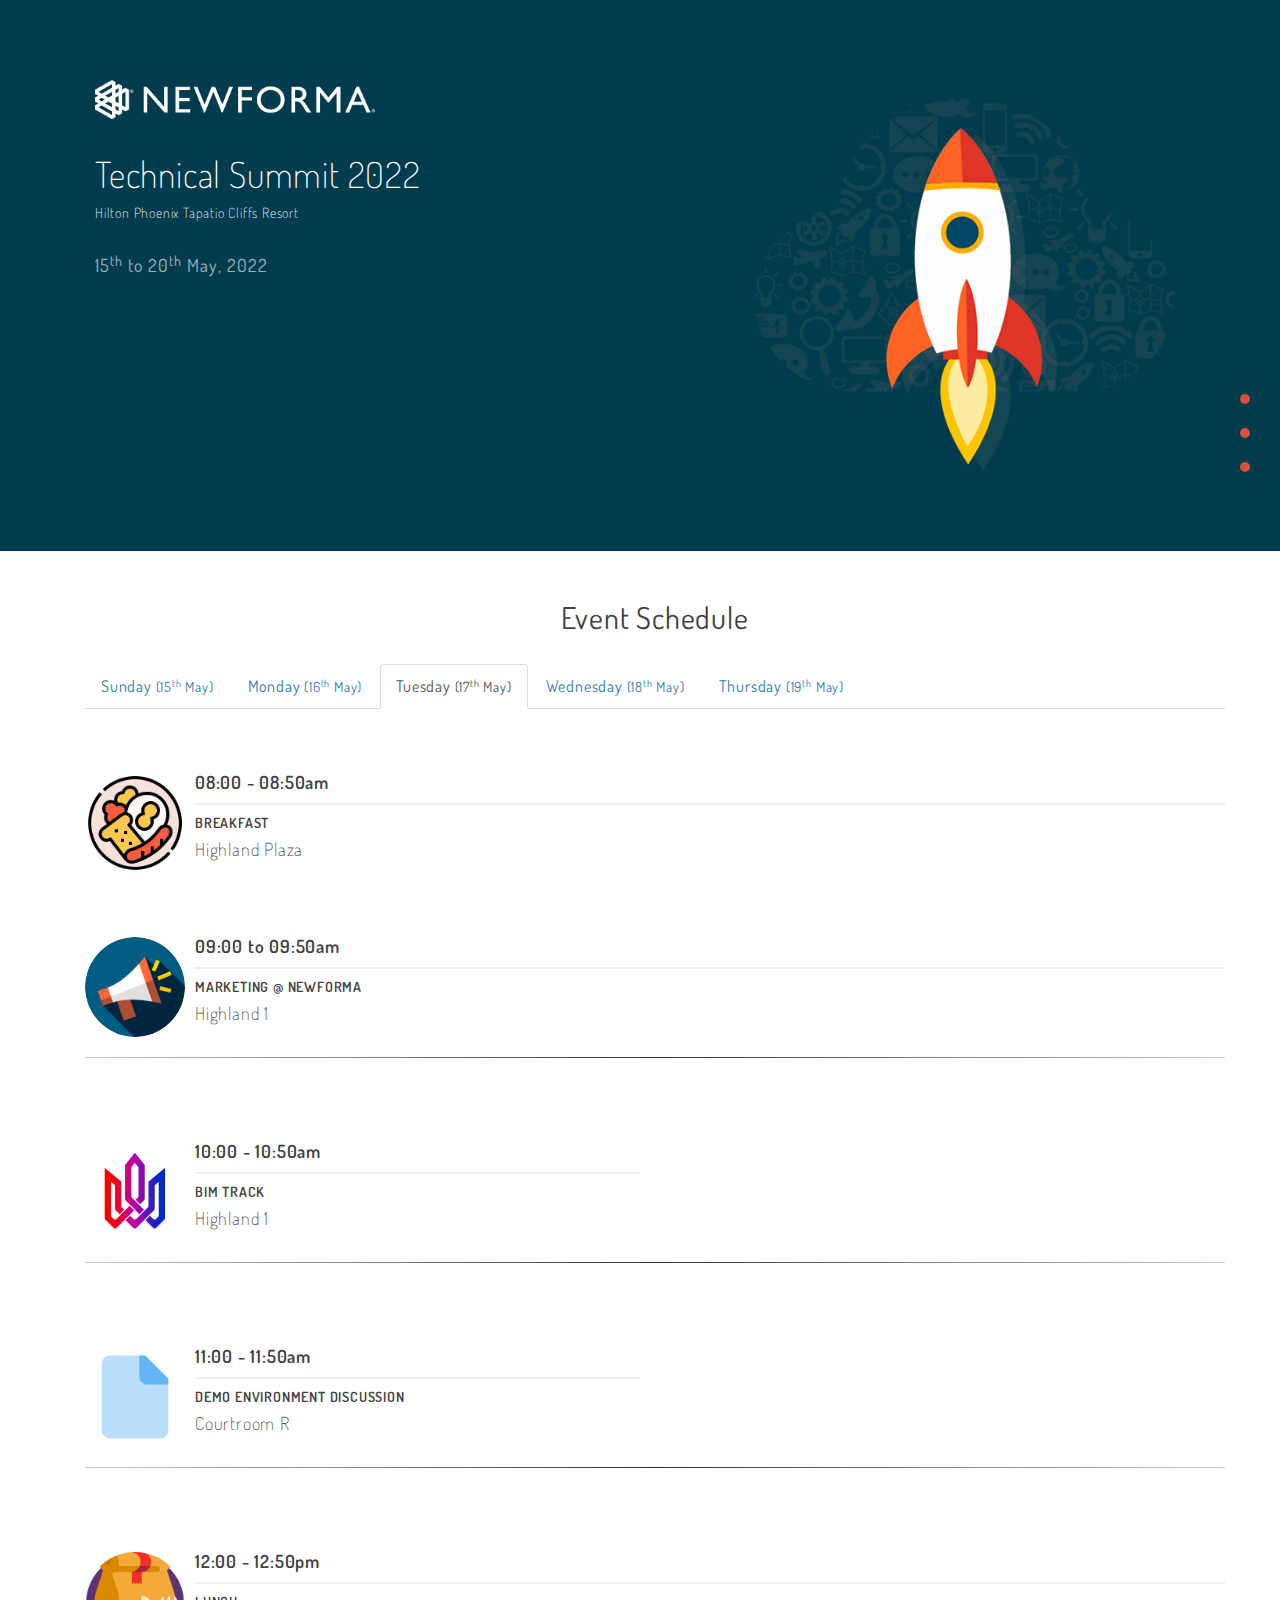
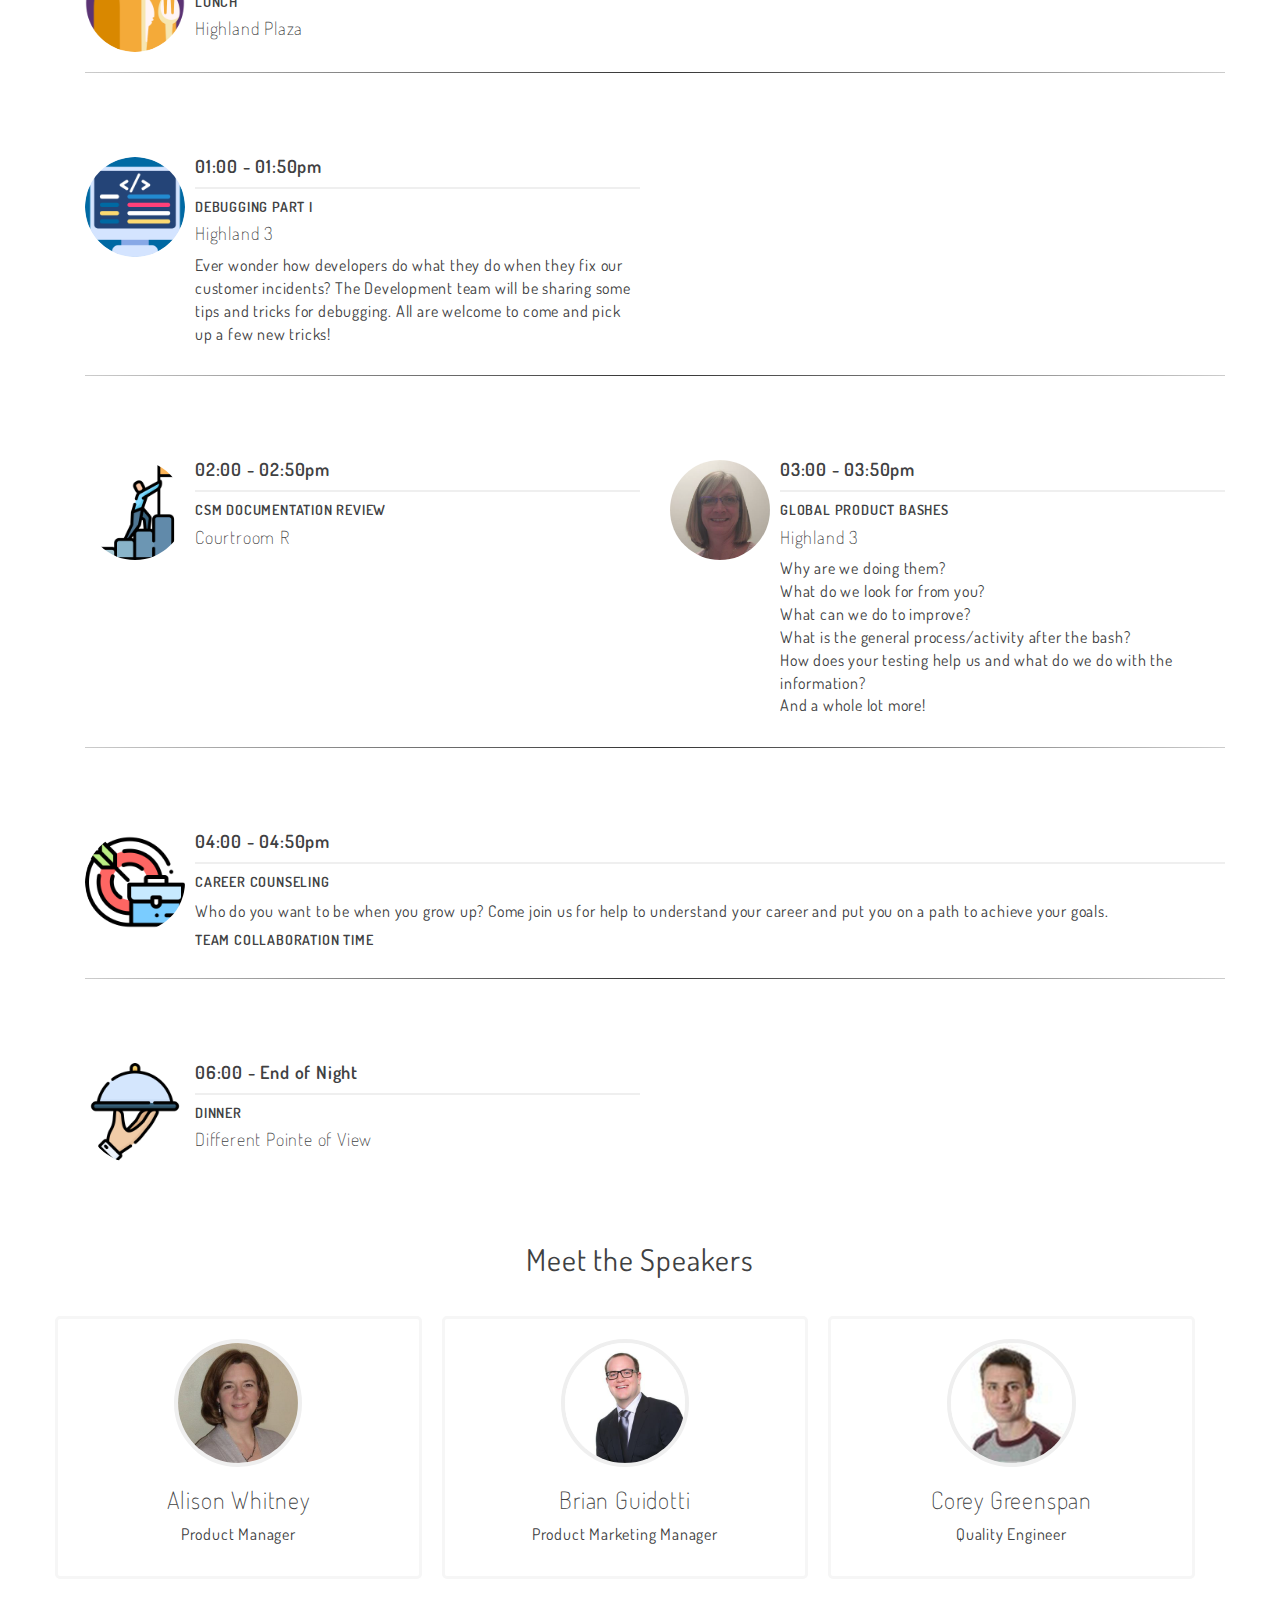
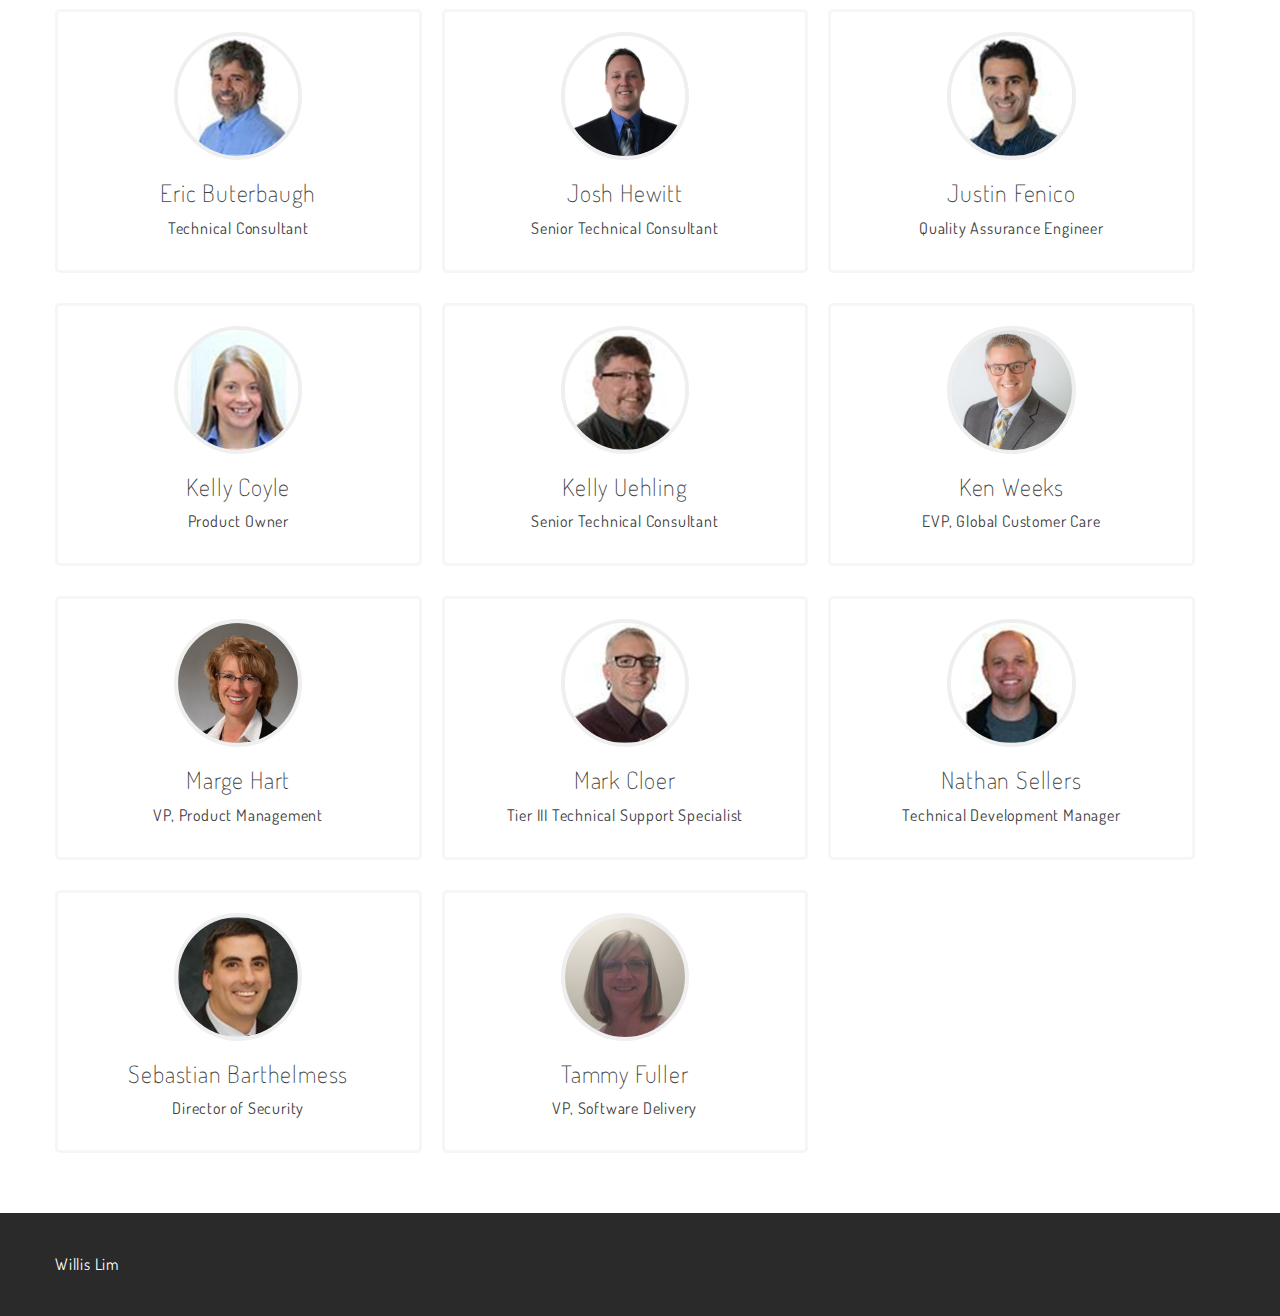
<file: indexw.html>
<!DOCTYPE html>
<html lang="en">
<head>

  <meta charset="utf-8">
  <meta http-equiv="X-UA-Compatible" content="IE=edge">
  <meta name="viewport" content="width=device-width, initial-scale=1">
  <meta name="description" content="Newforma Technical Summit 2022">
  <meta name="author" content="Willis Lim">
  <title>Technical Summit 2022</title>

  <!-- Bootstrap -->
  <link href="css/bootstrap.min.css" rel="stylesheet">
  <link href="css/style.css" rel="stylesheet">
  <link href="css/themify-icons.css" rel="stylesheet">
  <link href='css/dosis-font.css' rel='stylesheet' type='text/css'>
  <!-- HTML5 shim and Respond.js for IE8 support of HTML5 elements and media queries -->
  <!-- WARNING: Respond.js doesn't work if you view the page via file:// -->
    <!--[if lt IE 9]>
      <script src="https://oss.maxcdn.com/html5shiv/3.7.2/html5shiv.min.js"></script>
      <script src="https://oss.maxcdn.com/respond/1.4.2/respond.min.js"></script>
      <![endif]-->
    </head>
    <body id="page-top" data-spy="scroll" data-target=".side-menu">
      <nav class="side-menu">
        <ul>
          <li class="hidden active">
            <a class="page-scroll" href="#page-top"></a>
          </li>
          <li>
            <a href="#home" class="page-scroll">
              <span class="menu-title">Home</span>
              <span class="dot"></span>
            </a>
          </li>
          <li>
            <a href="#schedule" class="page-scroll">
              <span class="menu-title">Schedule</span>
              <span class="dot"></span>
            </a>
          </li>
          <li>
            <a href="#speakers" class="page-scroll">
              <span class="menu-title">Speakers</span>
              <span class="dot"></span>
            </a>
          </li>
                
        </ul>
      </nav>
      <div class="container-fluid">
        <!-- Start: Header -->
        <div class="row hero-header" id="home">
          <div class="col-md-7">
            <img src="img/Newforma_Main.png" class="logo">
            <h1>Technical Summit 2022</h1>
            <h5>Hilton Phoenix Tapatio Cliffs Resort</h5>
            <h4>15<sup>th</sup> to 20<sup>th</sup>  May, 2022</h4>

            

          </div>
          <div class="col-md-5 hidden-xs">
            <img src="img/rocket.png" class="rocket animated bounce">
          </div>
        </div>
        <!-- End: Header -->
      </div>
      <div class="container">
         <!-- Start: Schedule -->
      <div class="container">
        <div class="row me-row schedule" id="schedule">
          <h2 class="row-title content-ct">Event Schedule</h2>
          <div class="col-md-12">
            <!-- Nav tabs -->
            <ul class="nav nav-tabs" role="tablist">
              <li role="presentation"><a href="#day-0" aria-controls="home" role="tab" data-toggle="tab">Sunday <small class="hidden-xs">(15<sup>th</sup> May)</small></a></li>
              <li role="presentation"><a href="#day-1" aria-controls="home" role="tab" data-toggle="tab">Monday <small class="hidden-xs">(16<sup>th</sup> May)</small></a></li>
              <li role="presentation" class="active"><a href="#day-2" aria-controls="profile" role="tab" data-toggle="tab">Tuesday <small class="hidden-xs">(17<sup>th</sup> May)</small></a></li>
              <li role="presentation"><a href="#day-3" aria-controls="messages" role="tab" data-toggle="tab">Wednesday <small class="hidden-xs">(18<sup>th</sup> May)</small></a></li>
              <li role="presentation"><a href="#day-4" aria-controls="messages" role="tab" data-toggle="tab">Thursday <small class="hidden-xs">(19<sup>th</sup> May)</small></a></li>
            </ul>

            <!-- Tab panes -->
            <div class="tab-content">
              <div role="tabpanel" class="tab-pane fade" id="day-0">
                <div class="row">
                  <div class="col-md-12">
                    <div class="media">
                      <div class="media-left">
                        <a href="#">
                          <img class="media-object" src="img/welcome.png" alt="...">
                        </a>
                      </div>
                      <div class="media-body">
                        <h4 class="media-heading">05:00 - End of Night</h4>
                        <h5>WELCOME RECEPTION</h5>
                        <h4>Upper Falls</h4>
                      </div>
                    </div>
                  </div>
                  </div>
              </div>
              <div role="tabpanel" class="tab-pane fade" id="day-1">
                <div class="row">
                  <div class="col-md-12">
                    <div class="media">
                      <div class="media-left">
                        <a href="#">
                          <img class="media-object" src="img/breakfast.png" alt="...">
                        </a>
                      </div>
                      <div class="media-body">
                        <h4 class="media-heading">08:00 - 08:50am</h4>
                        <h5>BREAKFAST</h5>
                        <h4>Highland Plaza</h4>
                      </div>
                    </div>
                  </div>
                  <div class="col-md-12">
                    <div class="media">
                      <div class="media-left">
                        <a href="#">
                          <img class="media-object" src="img/open.png" alt="...">
                        </a>
                      </div>
                      <div class="media-body">
                        <h4 class="media-heading">09:00 - 09:50am</h4>
                        <h5>OPENING CEREMONIES</h5>
                        <h4>Highland 1</h4>
                        <p>Company Update with Senior Leadership</p>
                      </div>
                    </div>
                  </div>
                  <div class="col-md-12">
                    <div class="media">
                      <div class="media-left">
                        <a href="#">
                          <img class="media-object" src="img/margeh.png" alt="...">
                        </a>
                      </div>
                      <div class="media-body">
                        <h4 class="media-heading">10:00 - 10:50am</h4>
                        <h5>PRODUCT MANAGEMENT</h5>
                        <h4>Highland 1</h4>
                        <p>We will spend time with Marge Hart VP of Product Management. Marge will give us an update on company product vision and the roadmap for Flagship Development iniatives.</p>
                      </div>
                    </div>
                  </div>
                  <div class="col-md-6">
                    <div class="media">
                      <div class="media-left">
                        <a href="#">
                          <img class="media-object" src="img/tammyf.png" alt="...">
                        </a>
                      </div>
                      <div class="media-body">
                        <h4 class="media-heading">11:00 - 11:50am</h4>
                        <h5>QA TEST EXERCISE PART I</h5>
                        <h4>Sunrise C</h4>
                        <p></p>
                      </div>
                    </div>           
                  </div>
                  <div class="col-md-12">
                    <div class="media">
                      <div class="media-left">
                        <a href="#">
                          <img class="media-object" src="img/lunch.png" alt="...">
                        </a>
                      </div>
                      <div class="media-body">
                        <h4 class="media-heading">12:00 - 12:50pm</h4>
                        <h5>LUNCH</h5>
                        <h4>Highland Plaza</h4>
                      </div>
                    </div>                    
                  </div>
                  <div class="col-md-12"><hr style="border: none; height:1px;background: #333; background-image: linear-gradient(to right, #ccc, #333, #ccc)"></div>
                  <div class="col-md-6">
                    <div class="media">
                      <div class="media-left">
                        <a href="#">
                          <img class="media-object" src="img/nathans.png" alt="...">
                        </a>
                      </div>
                      <div class="media-body">
                        <h4 class="media-heading">01:00 - 01:50pm</h4>
                        <h5>FABRICATE A FEATURE</h5>
                        <h4>Highland 2</h4>
                        <p>Have you ever had an idea for a new feature at Newforma that is not on our roadmap? Come put together a team to build on your concept. You will be working with seasoned developers who can help move your ideas and theirs into reality. We will be actively coding and building proofs of concept for your ideas. We will present these to the Tech Summit group later in the week.</p>
                      </div>
                    </div>                    
                  </div>
                  <div class="col-md-12"><hr style="border: none; height:1px;background: #333; background-image: linear-gradient(to right, #ccc, #333, #ccc)"></div>
                <div class="col-md-6">
                <div class="media">
                  <div class="media-left">
                    <a href="#">
                      <img class="media-object" src="img/csm.png" alt="...">
                    </a>
                  </div>
                  <div class="media-body">
                    <h4 class="media-heading">02:00 - 02:50pm</h4>
                    <h5>CSM CERTIFICATION KICK-OFF</h5>
                    <h4>Courtroom R</h4>
                  </div>
                </div>                    
                </div>
                <div class="col-md-12"><hr style="border: none; height:1px;background: #333; background-image: linear-gradient(to right, #ccc, #333, #ccc)"></div>
              <div class="col-md-6">
              <div class="media">
                <div class="media-left">
                  <a href="#">
                    <img class="media-object" src="img/pie-chart.png" alt="...">
                  </a>
                </div>
                <div class="media-body">
                  <h4 class="media-heading">03:00 - 03:50pm</h4>
                  <h5>NEW WEB-BASED CUSTOMER USAGE REPORTS</h5>
                  <h4>Courtroom R</h4>
                  <p>Come get a preview of the new utilization reports and web-based usage reporting coming soon to Salesforce and the Customer Community!</p>
                </div>
              </div>                    
              </div>
              <div class="col-md-12"><hr style="border: none; height:1px;background: #333; background-image: linear-gradient(to right, #ccc, #333, #ccc)"></div>
            <div class="col-md-6">
            <div class="media">
              <div class="media-left">
                <a href="#">
                  <img class="media-object" src="img/blank.png" alt="...">
                </a>
              </div>
              <div class="media-body">
                <h4 class="media-heading">04:00 - 04:50pm</h4>
                <h5>International NCM Workflows</h5>
                <h4></h4>
              </div>
            </div>                    
            </div>
            <div class="col-md-12"><hr style="border: none; height:1px;background: #333; background-image: linear-gradient(to right, #ccc, #333, #ccc)"></div>
            <div class="col-md-6">
              <div class="media">
                <div class="media-left">
                  <a href="#">
                    <img class="media-object" src="img/dinner.png" alt="...">
                  </a>
                </div>
                <div class="media-body">
                  <h4 class="media-heading">06:00 - End of Night</h4>
                  <h5>Dinner</h5>
                  <h4>Upper Falls</h4>
                </div>
              </div>                    
              </div>
                    
          </div>

              </div>
              <div role="tabpanel" class="tab-pane fade in active" id="day-2">
                <div class="row">
                  <div class="col-md-12">
                    <div class="media">
                      <div class="media-left">
                        <a href="#">
                          <img class="media-object" src="img/breakfast.png" alt="...">
                        </a>
                      </div>
                      <div class="media-body">
                        <h4 class="media-heading">08:00 - 08:50am</h4>
                        <h5>BREAKFAST</h5>
                        <h4>Highland Plaza</h4>
                      </div>
                    </div>
                  </div>
                  <div class="col-md-12">
                    <div class="media">
                      <div class="media-left">
                        <a href="#">
                          <img class="media-object" src="img/marketing.png" alt="...">
                        </a>
                      </div>
                      <div class="media-body">
                        <h4 class="media-heading">09:00 to 09:50am</h4>
                        <h5>MARKETING @ NEWFORMA</h5>
                        <h4>Highland 1</h4>
                      </div>
                    </div>
                  </div>
                  <div class="col-md-12"><hr style="border: none; height:1px;background: #333; background-image: linear-gradient(to right, #ccc, #333, #ccc)"></div>
                  <div class="col-md-6">
                    <div class="media">
                      <div class="media-left">
                        <a href="#">
                          <img class="media-object" src="img/bimtrack.png" alt="...">
                        </a>
                      </div>
                      <div class="media-body">
                        <h4 class="media-heading">10:00 - 10:50am</h4>
                        <h5>BIM Track</h5>
                        <h4>Highland 1</h4>
                        <p></p>
                      </div>
                    </div>                    
                </div> 
                <div class="col-md-12"><hr style="border: none; height:1px;background: #333; background-image: linear-gradient(to right, #ccc, #333, #ccc)"></div>
              <div class="col-md-6">
              <div class="media">
                <div class="media-left">
                  <a href="#">
                    <img class="media-object" src="img/blank.png" alt="...">
                  </a>
                </div>
                <div class="media-body">
                  <h4 class="media-heading">11:00 - 11:50am</h4>
                  <h5>DEMO ENVIRONMENT DISCUSSION</h5>
                  <h4>Courtroom R</h4>
                  <p></p>
                </div>
              </div>                    
              </div>
              <div class="col-md-12"><hr style="border: none; height:1px;background: #333; background-image: linear-gradient(to right, #ccc, #333, #ccc)"></div>
              <div class="col-md-12">
                <div class="media">
                  <div class="media-left">
                    <a href="#">
                      <img class="media-object" src="img/lunch.png" alt="...">
                    </a>
                  </div>
                  <div class="media-body">
                    <h4 class="media-heading">12:00 - 12:50pm</h4>
                    <h5>LUNCH</h5>
                    <h4>Highland Plaza</h4>
                  </div>
                </div>                    
              </div>
              <div class="col-md-12"><hr style="border: none; height:1px;background: #333; background-image: linear-gradient(to right, #ccc, #333, #ccc)"></div>
            <div class="col-md-6">
                <div class="media">
                    <div class="media-left">
                        <a href="#">
                            <img class="media-object" src="img/coding.png" alt="...">
                        </a>
                    </div>
                    <div class="media-body">
                        <h4 class="media-heading">01:00 - 01:50pm</h4>
                        <h5>DEBUGGING PART I</h5>
                        <h4>Highland 3</h4>
                        <p>Ever wonder how developers do what they do when they fix our customer incidents? The Development team will be sharing some tips and tricks for debugging. All are welcome to come and pick up a few new tricks!</p>
                    </div>
                </div>                    
            </div>
            <div class="col-md-12"><hr style="border: none; height:1px;background: #333; background-image: linear-gradient(to right, #ccc, #333, #ccc)"></div>
            <div class="col-md-6">
              <div class="media">
                <div class="media-left">
                  <a href="#">
                    <img class="media-object" src="img/csm.png" alt="...">
                  </a>
                </div>
                <div class="media-body">
                  <h4 class="media-heading">02:00 - 02:50pm</h4>
                  <h5>CSM DOCUMENTATION REVIEW</h5>
                  <h4>Courtroom R</h4>
                  <p></p>
                </div>
              </div>                    
              </div>
    
            <div class="col-md-6">
        <div class="media">
          <div class="media-left">
            <a href="#">
              <img class="media-object" src="img/tammyf.png" alt="...">
            </a>
          </div>
          <div class="media-body">
            <h4 class="media-heading">03:00 - 03:50pm</h4>
            <h5>GLOBAL PRODUCT BASHES</h5>
            <h4>Highland 3</h4>
            <p>
                <ul>
                <li>Why are we doing them?</li>
                <li>What do we look for from you?</li>
                <li>What can we do to improve?</li>
                <li>What is the general process/activity after the bash?</li>
                <li>How does your testing help us and what do we do with the information?</li>
                <li>And a whole lot more!</li>
                </ul>
            </p>
          </div>
        </div>                    
        </div>
        <div class="col-md-12"><hr style="border: none; height:1px;background: #333; background-image: linear-gradient(to right, #ccc, #333, #ccc)"></div>
        <div class="col-md-12">
          <div class="media">
            <div class="media-left">
              <a href="#">
                <img class="media-object" src="img/career.png" alt="...">
              </a>
            </div>
            <div class="media-body">
              <h4 class="media-heading">04:00 - 04:50pm</h4>
              <h5>CAREER COUNSELING</h5>
              <p>Who do you want to be when you grow up? Come join us for help to understand your career and put you on a path to achieve your goals.</p>
              <h5>Team Collaboration Time</h5>
            </div>
          </div>                    
          </div>
          <div class="col-md-12"><hr style="border: none; height:1px;background: #333; background-image: linear-gradient(to right, #ccc, #333, #ccc)"></div>
          <div class="col-md-6">
            <div class="media">
              <div class="media-left">
                <a href="#">
                  <img class="media-object" src="img/dinner.png" alt="...">
                </a>
              </div>
              <div class="media-body">
                <h4 class="media-heading">06:00 - End of Night</h4>
                <h5>Dinner</h5>
                <h4>Different Pointe of View</h4>
              </div>
            </div>                    
            </div>         
            </div>
              </div>
              <div role="tabpanel" class="tab-pane fade" id="day-3">
                <div class="row">
                  <div class="col-md-12">
                    <div class="media">
                      <div class="media-left">
                        <a href="#">
                          <img class="media-object" src="img/breakfast.png" alt="...">
                        </a>
                      </div>
                      <div class="media-body">
                        <h4 class="media-heading">08:00 to 08:50am</h4>
                        <h5>BREAKFAST</h5>
                        <h4>Highland Plaza</h4>
                      </div>
                    </div>
                  </div>
                  <div class="col-md-12"><hr style="border: none; height:1px;background: #333; background-image: linear-gradient(to right, #ccc, #333, #ccc)"></div>
                <div class="col-md-6">
                    <div class="media">
                        <div class="media-left">
                            <a href="#">
                                <img class="media-object" src="img/nathans.png" alt="...">
                            </a>
                        </div>
                        <div class="media-body">
                            <h4 class="media-heading">09:00 - 09:50am</h4>
                            <h5>DEVELOPMENT: VISION TO RELEASE</h5>
                            <h4>Highland 2</h4>
                            <p>How do we get our features from the mad scientest's ideas all the way to a fully formed release? Come find out here.</p>
                        </div>
                    </div>                    
                </div>
                <div class="col-md-12"><hr style="border: none; height:1px;background: #333; background-image: linear-gradient(to right, #ccc, #333, #ccc)"></div>
              <div class="col-md-6">
                  <div class="media">
                      <div class="media-left">
                          <a href="#">
                              <img class="media-object" src="img/nathans.png" alt="...">
                          </a>
                      </div>
                      <div class="media-body">
                          <h4 class="media-heading">10:00 - 10:50am</h4>
                          <h5>DEVELOPMENT: PROCESS TO REVIEW</h5>
                          <h4>Highland 2</h4>
                          <p>What are all the pieces of Newforma Development and how do they work together? Get the answer here.</p>
                      </div>
                  </div>                    
              </div>
            <div class="col-md-6">
            <div class="media">
              <div class="media-left">
                <a href="#">
                  <img class="media-object" src="img/briang.png" alt="...">
                </a>
              </div>
              <div class="media-body">
                <h4 class="media-heading">11:00 - 11:50am</h4>
                <h5>PRODUCT MARKETING MANAGEMENT</h5>
                <h4>Sunrise D</h4>
                <p>Come find out the inner workings of Product Marketing Management.</p>
              </div>
            </div>                    
            </div>
            <div class="col-md-12"><hr style="border: none; height:1px;background: #333; background-image: linear-gradient(to right, #ccc, #333, #ccc)"></div>
            <div class="col-md-12">
              <div class="media">
                <div class="media-left">
                  <a href="#">
                    <img class="media-object" src="img/lunch.png" alt="...">
                  </a>
                </div>
                <div class="media-body">
                  <h4 class="media-heading">12:00 - 12:50pm</h4>
                  <h5>LUNCH</h5>
                  <h4>Highland Plaza</h4>
                  <p></p>
                </div>
              </div>                    
              </div>
              <div class="col-md-12"><hr style="border: none; height:1px;background: #333; background-image: linear-gradient(to right, #ccc, #333, #ccc)"></div>
              <div class="col-md-6">
                <div class="media">
                  <div class="media-left">
                    <a href="#">
                      <img class="media-object" src="img/kellyu.png" alt="...">
                    </a>
                  </div>
                  <div class="media-body">
                    <h4 class="media-heading">01:00 - 01:50pm</h4>
                    <h5>BIM 360 SETUP/CONFIG</h5>
                    <h4>Highland 3</h4>
                    <p>Our customers are storing their files in BIM 360 and we're retrieving them for customers within their well known NPC experience. Come find out hot to get them up and running with BIM 360.</p>
                  </div>
                </div>                    
            </div> 
            <div class="col-md-12"><hr style="border: none; height:1px;background: #333; background-image: linear-gradient(to right, #ccc, #333, #ccc)"></div>
            <div class="col-md-6">
              <div class="media">
                <div class="media-left">
                  <a href="#">
                    <img class="media-object" src="img/briang.png" alt="...">
                  </a>
                </div>
                <div class="media-body">
                  <h4 class="media-heading">02:00 - 02:50pm</h4>
                  <h5>API UPDATE</h5>
                  <h4>Highland 3</h4>
                  <p></p>
                </div>
              </div>                    
          </div> 
          <div class="col-md-12"><hr style="border: none; height:1px;background: #333; background-image: linear-gradient(to right, #ccc, #333, #ccc)"></div>
          <div class="col-md-6">
            <div class="media">
              <div class="media-left">
                <a href="#">
                  <img class="media-object" src="img/team.png" alt="...">
                </a>
              </div>
              <div class="media-body">
                <h4 class="media-heading">03:00 - 04:50pm</h4>
                <h5>TEAM COLLABORATION</h5>
                <h4></h4>
                <p></p>
              </div>
            </div>                    
            </div>
            <div class="col-md-12">
              <div class="media">
                <div class="media-left">
                  <a href="#">
                    <img class="media-object" src="img/dinner.png" alt="...">
                  </a>
                </div>
                <div class="media-body">
                  <h4 class="media-heading">06:00 - End of Night</h4>
                  <h5>CASINO NIGHT/LAWN GAMES</h5>
                  <h4>Highland Plaza</h4>
                  <p></p>
                </div>
              </div>                    
              </div>

                </div>
              </div>
              <div role="tabpanel" class="tab-pane fade" id="day-4">
                <div class="row">
                  <div class="col-md-12">
                    <div class="media">
                      <div class="media-left">
                        <a href="#">
                          <img class="media-object" src="img/breakfast.png" alt="...">
                        </a>
                      </div>
                      <div class="media-body">
                        <h4 class="media-heading">08:00 to 08:50am</h4>
                        <h5>BREAKFAST</h5>
                        <h4>Highland Plaza</h4>
                        <p></p>
                      </div>
                    </div>
                  </div>
                  <div class="col-md-12"><hr style="border: none; height:1px;background: #333; background-image: linear-gradient(to right, #ccc, #333, #ccc)"></div>
                <div class="col-md-6">
                    <div class="media">
                        <div class="media-left">
                            <a href="#">
                                <img class="media-object" src="img/kellyc.png" alt="...">
                            </a>
                        </div>
                        <div class="media-body">
                            <h4 class="media-heading">09:00 - 09:50am</h4>
                            <h5>KEY TECH DEBT</h5>
                            <h4>Highland 2</h4>
                            <p>Registry keys, licensing, upgrades and so on. Please join us to discuss areas of the product that need to be revisited.</p>
                        </div>
                    </div>                    
                </div>
                <div class="col-md-12"><hr style="border: none; height:1px;background: #333; background-image: linear-gradient(to right, #ccc, #333, #ccc)"></div>
                <div class="col-md-6">
                  <div class="media">
                    <div class="media-left">
                      <a href="#">
                        <img class="media-object" src="img/support.png" alt="...">
                      </a>
                    </div>
                    <div class="media-body">
                      <h4 class="media-heading">10:00 - 10:50am</h4>
                      <h5>CASE TIME/CUSTOMER MEETINGS</h5>
                      <h4>Sunrise C</h4>
                      <p>Time set aside for case management and customer calls</p>
                    </div>
                  </div>                    
              </div> 
              <div class="col-md-6">
                  <div class="media">
                      <div class="media-left">
                          <a href="#">
                              <img class="media-object" src="img/career.png" alt="...">
                          </a>
                      </div>
                      <div class="media-body">
                          <h4 class="media-heading">10:00 - 10:50am</h4>
                          <h5>CAREER COUNSELING/TEAM COLLABORATION</h5>
                          <h4></h4>
                          <p></p>
                      </div>
                  </div>                    
              </div>
              <div class="col-md-12"><hr style="border: none; height:1px;background: #333; background-image: linear-gradient(to right, #ccc, #333, #ccc)"></div>
              <div class="col-md-6">
                <div class="media">
                    <div class="media-left">
                        <a href="#">
                            <img class="media-object" src="img/nathans.png" alt="...">
                        </a>
                    </div>
                    <div class="media-body">
                        <h4 class="media-heading">11:00 - 11:50am</h4>
                        <h5>FABRICATE A FEATURE PRESENTATIONS</h5>
                        <h4>Highland 1</h4>
                        <p></p>
                    </div>
                </div>                    
            </div>
            <div class="col-md-12"><hr style="border: none; height:1px;background: #333; background-image: linear-gradient(to right, #ccc, #333, #ccc)"></div>
            <div class="col-md-12">
              <div class="media">
                  <div class="media-left">
                      <a href="#">
                          <img class="media-object" src="img/lunch.png" alt="...">
                      </a>
                  </div>
                  <div class="media-body">
                      <h4 class="media-heading">12:00 - 12:50pm</h4>
                      <h5>LUNCH</h5>
                      <h4>Highland Plaza</h4>
                      <p></p>
                  </div>
              </div>                    
          </div>
          <div class="col-md-12"><hr style="border: none; height:1px;background: #333; background-image: linear-gradient(to right, #ccc, #333, #ccc)"></div>
          <div class="col-md-12">
            <div class="media">
                <div class="media-left">
                    <a href="#">
                        <img class="media-object" src="img/sebastianb.png" alt="...">
                    </a>
                </div>
                <div class="media-body">
                    <h4 class="media-heading">01:00 - 01:50pm</h4>
                    <h5>SECURITY UPDATE</h5>
                    <h4>Highland 1</h4>
                    <p>Security has been at the forefront of businesses around the globe. Come meet our Security team and find out how they are working to keep our information safe.</p>
                </div>
            </div>                    
        </div>
        <div class="col-md-12"><hr style="border: none; height:1px;background: #333; background-image: linear-gradient(to right, #ccc, #333, #ccc)"></div>
        <div class="col-md-12">
          <div class="media">
              <div class="media-left">
                  <a href="#">
                      <img class="media-object" src="img/closed.png" alt="...">
                  </a>
              </div>
              <div class="media-body">
                  <h4 class="media-heading">02:00 - 02:50pm</h4>
                  <h5>CLOSING REMARKS</h5>
                  <h4>Highland 1</h4>
                  <p>Security has been at the forefront of businesses around the globe. Come meet our Security team and find out how they are working to keep our information safe.</p>
              </div>
          </div>                    
      </div>
      <div class="col-md-12"><hr style="border: none; height:1px;background: #333; background-image: linear-gradient(to right, #ccc, #333, #ccc)"></div>
      <div class="col-md-12">
        <div class="media">
            <div class="media-left">
                <a href="#">
                    <img class="media-object" src="img/team.png" alt="...">
                </a>
            </div>
            <div class="media-body">
                <h4 class="media-heading">03:00 - 04:50pm</h4>
                <h5>TEAM COLLABORATION</h5>
                <h4></h4>
                <p></p>
            </div>
        </div>                    
    </div>
    <div class="col-md-12"><hr style="border: none; height:1px;background: #333; background-image: linear-gradient(to right, #ccc, #333, #ccc)"></div>
    <div class="col-md-12">
      <div class="media">
          <div class="media-left">
              <a href="#">
                  <img class="media-object" src="img/dinner.png" alt="...">
              </a>
          </div>
          <div class="media-body">
              <h4 class="media-heading">06:00 - End of Night</h4>
              <h5>DINNER</h5>
              <h4>Upper Falls</h4>
              <p></p>
          </div>
      </div>                    
  </div>
  
  

                </div>
              </div>
            </div>
          </div>
        </div>
      </div>
      <!-- End: Schedule -->
        <!-- Start: Speakers -->
        <div class="row me-row content-ct speaker" id="speakers">
          <h2 class="row-title">Meet the Speakers</h2>
          <div class="col-md-4 col-sm-6 feature">
            <img src="img/alisonw.png" class="speaker-img">
            <h3>Alison Whitney</h3>
            <p>Product Manager</p>
          </div>
          <div class="col-md-4 col-sm-6 feature">
            <img src="img/briang.png" class="speaker-img">
            <h3>Brian Guidotti</h3>
            <p>Product Marketing Manager</p>
          </div>
          <div class="col-md-4 col-sm-6 feature">
            <img src="img/coreyg.png" class="speaker-img">
            <h3>Corey Greenspan</h3>
            <p>Quality Engineer</p>
          </div>
          <div class="col-md-4 col-sm-6 feature">
            <img src="img/ericb.png" class="speaker-img">
            <h3>Eric Buterbaugh</h3>
            <p>Technical Consultant</p>
          </div>
          <div class="col-md-4 col-sm-6 feature">
            <img src="img/joshh.png" class="speaker-img">
            <h3>Josh Hewitt</h3>
            <p>Senior Technical Consultant</p>
          </div>
          <div class="col-md-4 col-sm-6 feature">
            <img src="img/justinf.png" class="speaker-img">
            <h3>Justin Fenico</h3>
            <p>Quality Assurance Engineer</p>
          </div>
          <div class="col-md-4 col-sm-6 feature">
            <img src="img/kellyc.png" class="speaker-img">
            <h3>Kelly Coyle</h3>
            <p>Product Owner</p>
          </div>
          <div class="col-md-4 col-sm-6 feature">
            <img src="img/kellyu.png" class="speaker-img">
            <h3>Kelly Uehling</h3>
            <p>Senior Technical Consultant</p>
          </div>
          <div class="col-md-4 col-sm-6 feature">
            <img src="img/kenw.png" class="speaker-img">
            <h3>Ken Weeks</h3>
            <p>EVP, Global Customer Care</p>
          </div>
          <div class="col-md-4 col-sm-6 feature">
            <img src="img/margeh.png" class="speaker-img">
            <h3>Marge Hart</h3>
            <p>VP, Product Management</p>
          </div>
          <div class="col-md-4 col-sm-6 feature">
            <img src="img/markc.png" class="speaker-img">
            <h3>Mark Cloer</h3>
            <p>Tier III Technical Support Specialist</p>
          </div>
          <div class="col-md-4 col-sm-6 feature">
            <img src="img/nathans.png" class="speaker-img">
            <h3>Nathan Sellers</h3>
            <p>Technical Development Manager</p>
          </div>
          <div class="col-md-4 col-sm-6 feature">
            <img src="img/sebastianb.png" class="speaker-img">
            <h3>Sebastian Barthelmess</h3>
            <p>Director of Security</p>
          </div>
          <div class="col-md-4 col-sm-6 feature">
            <img src="img/tammyf.png" class="speaker-img">
            <h3>Tammy Fuller</h3>
            <p>VP, Software Delivery</p>
          </div>
        </div>
        <!-- End: Speakers -->
      </div>

      

     

      <!-- Start: Footer -->
      <div class="container-fluid footer">
        <div class="row footer-credit">
          <div class="col-md-6 col-sm-6">
            <p>Willis Lim</p>
          </div>
          <div class="col-md-6 col-sm-6"> 
            <ul class="footer-menu">
              
            </ul>
          </div>
        </div>
      </div>
      <!-- End: Footer -->

      <!-- jQuery (necessary for Bootstrap's JavaScript plugins) -->
      <script src="js/jquery.min.js"></script>
      <!-- Include all compiled plugins (below), or include individual files as needed -->
      <script src="js/bootstrap.min.js"></script>
      <script src="js/jquery.easing.min.js"></script>
      <script src="js/scrolling-nav.js"></script>
      <script src="js/validator.js"></script>

    </body>
    </html>
</file>
<file: css/style.css>
body {
	font-family: 'Dosis', sans-serif;
    color: #404142;
    font-size: 16px;
	letter-spacing: 0.8px;
}
h1, h2, h3, h4, h5, h6 {
	font-weight: 200;
}
ul {
	margin: 0;
	padding: 0;
	list-style: none;
}
a {
	-webkit-transition: all 0.3s;
  	-moz-transition: all 0.3s;
  	transition: all 0.3s;
}
a:hover, a:focus, a:active, a:visited {
    text-decoration: none;
}

/* Buttons override */
.btn {
	text-transform: uppercase;
    font-weight: 600;
}
.btn-lg {
	padding: 15px 40px;
    font-size: 16px;
    line-height: none;
    border-radius: 4px;
}
.btn-red {
	background-color: #dd5138;
	color: #fff;
}
.btn-yellow {
	background-color: #fcd93b;
	color: #2a2a2a;
	opacity: 0.8;
}
.btn-yellow:hover {
	opacity: 1;
}
.btn-yellow.disabled:hover,
.btn-yellow[disabled]:hover {
    opacity: 0.65;
}
.content-ct {
	text-align: center;
}

/* ------------------
	Navigation 
------------------ */
.side-menu {
	position: fixed;
	right: 30px;
	top: 50%;
    transform: translateY(-73px);
    z-index: 99;
}
.side-menu ul li {
    text-align: right;
    margin: 10px 0;
}
.side-menu ul li a span {
	display: inline-block;
}
.side-menu ul li a span.menu-title {
	color: #fff;
    position: relative;
    margin-right: 10px;
    text-transform: uppercase;
    font-size: 12px;
    background-color: #dd5138;
    padding: 3px 10px;
    font-weight: 600;
    border-radius: 3px;
    -webkit-transition: -webkit-transform 0.2s, opacity 0.2s;
    -moz-transition: -moz-transform 0.2s, opacity 0.2s;
    transition: transform 0.2s, opacity 0.2s;
    -webkit-transform-origin: 100% 50%;
    -moz-transform-origin: 100% 50%;
    -ms-transform-origin: 100% 50%;
    -o-transform-origin: 100% 50%;
    transform-origin: 100% 50%;
    opacity: 0;
}
.side-menu ul li a:hover span.menu-title {
    opacity: 1;
}
.side-menu ul li a span.dot {
    position: relative;
    background-color: #dd5138;
    border-radius: 2em;
    height: 10px;
    width: 10px;
    -webkit-transition: all 0.3s;
  	-moz-transition: all 0.3s;
  	transition: all 0.3s;
}
.side-menu ul li a:hover span.dot {
	transform: scale(1.8);
}


.hero-header {
	background: #003C4D;
	min-height: 200px;
	padding: 5em;
	color: #fff;
}
.hero-header h1 {
	margin: 1em 0 0 0;
}
.hero-header h4 {
	font-weight: normal;
	opacity: 0.6;
    letter-spacing: 1px;
    margin: 2em 0;
}
.hero-header .logo {
	max-width: 280px;
}
.hero-header .btn {
	margin-top: 3em;
}
.hero-header .rocket {
	max-width: 100%;
}
.me-row {
	padding: 30px 0;
}
.row-title {
	font-weight: 400;
}
.feature {
	padding: 20px;
	margin-top: 30px;
}
.feature span {
	font-size: 5em;
    color: #016cc7;
}

.speaker .feature {
	width: 31.333333%;
	-webkit-transition: all 0.3s;
  	-moz-transition: all 0.3s;
  	transition: all 0.3s;
  	margin-right: 20px;
  	border: 3px solid #f6f6f6;
    border-radius: 5px;
}
.speaker .feature:hover {
    box-shadow: 3px 3px 10px #ccc;
    transform: translateY(-10px);
}
.speaker-img {
	max-width: 40%;
    border: 4px solid #efefef;
    border-radius: 50%;
}
ul.speaker-social li {
	list-style: none;
	display: inline-block;
	margin: 10px 5px;
}
ul.speaker-social li a {
	font-size: 0.2em;
	padding: 0 10px;
}
ul.speaker-social li a:hover {
	text-decoration: none;
}
a span.ti-facebook {
	color: #3b5998;
}
a span.ti-twitter-alt {
	color: #4099ff;
}

.tickets {
	background-color: #fcd93b;
}
.tickets .price {
	font-size: 4em;
	color: #dd5138;
    font-weight: 100;
}
.tickets .price sup {
	font-size: 0.4em;
}


.nav-tabs {
    margin-top: 20px;
}
.schedule .media {
	margin-top: 4em;
}
.schedule .media-object {
	max-width: 100px;
    border-radius: 125px;
}
.schedule .media-heading {
	font-weight: 600;
    border-bottom: 2px solid #efefef;
    padding-bottom: 10px;
}
.schedule .media-body h5 {
	text-transform: uppercase;
	font-weight: 600;
}


.footer {
    background-color: #2a2a2a;
    margin-top: 30px;
    color: #fff;
}
.footer p {
    margin-bottom: 0;
}
.footer-credit {
    padding: 40px;
}
ul.footer-menu {
    text-align: right;
}
ul.footer-menu li {
    display: inline-block;
}
ul.footer-menu li a {
    font-size: 12px;
    color: #fcd93b;
    padding-right: 20px;
}
ul.footer-menu li a:hover {
    color: #dd5138;
}


.contact {
    background-color: #3a3a3a;
    color: #fff;
    padding: 1em;
}
.contact h3 {
    margin-bottom: 30px;
}
.form-control {
    padding: 20px 15px;
    border: 3px solid #eee;
    background-color: #f9f9f9;
    box-shadow: none;
}
.help-block {
    font-size: 12px;
}
.form-control-feedback {
    top: 15px;
    right: 15px;
}

.animated { 
    -webkit-animation-duration: 5s; 
    animation-duration: 5s; 
    -webkit-animation-fill-mode: both; 
    animation-fill-mode: both; 
    -webkit-animation-timing-function: linear; 
    animation-timing-function: linear; 
    animation-iteration-count:infinite; 
    -webkit-animation-iteration-count:infinite; 
} 

@-webkit-keyframes bounce { 
    0%, 20%, 50%, 80%, 100% {-webkit-transform: translateY(0);} 
    40% {-webkit-transform: translateY(-30px);} 
    60% {-webkit-transform: translateY(-15px);} 
} 

@keyframes bounce { 
    0%, 20%, 50%, 80%, 100% {transform: translateY(0);} 
    40% {transform: translateY(-30px);} 
    60% {transform: translateY(-15px);} 
} 

.bounce { 
    -webkit-animation-name: bounce; 
    animation-name: bounce; 
}

/* ========================================
    Custom Media Queries
======================================== */

/* Mobile */

@media (max-width: 767px) {
    .hero-header {
        padding: 3em 1em 1em 1em;
        text-align: center;
        max-height: 550px;
    }
    .speaker .feature {
        width: 100%
    }
    .footer-credit {
        text-align: center;
        padding: 40px 20px;
    }
    ul.footer-menu {
        text-align: center;
        margin-top: 30px;
    }
}


/* iPad Portrait */

@media (min-width: 768px) and (max-width: 991px) {
    .hero-header {
        padding: 3em 1em 1em 1em;
        text-align: center;
    }
    .speaker .feature {
        width: 49%;
        margin-right: 7px;
    }
    ul.footer-menu {
        margin-top: 0;
    }
}


/* iPad Landscape */

@media (min-width: 992px) and (max-width: 1199px) {
    .speaker .feature {
        width: 49%;
        margin-right: 9px;
    }
}
</file>
<file: css/themify-icons.css>
@font-face {
	font-family: 'themify';
	src:url('../fonts/themify.eot?-fvbane');
	src:url('../fonts/themify.eot?#iefix-fvbane') format('embedded-opentype'),
		url('../fonts/themify.woff?-fvbane') format('woff'),
		url('../fonts/themify.ttf?-fvbane') format('truetype'),
		url('../fonts/themify.svg?-fvbane#themify') format('svg');
	font-weight: normal;
	font-style: normal;
}

[class^="ti-"], [class*=" ti-"] {
	font-family: 'themify';
	speak: none;
	font-style: normal;
	font-weight: normal;
	font-variant: normal;
	text-transform: none;
	line-height: 1;

	/* Better Font Rendering =========== */
	-webkit-font-smoothing: antialiased;
	-moz-osx-font-smoothing: grayscale;
}

.ti-wand:before {
	content: "\e600";
}
.ti-volume:before {
	content: "\e601";
}
.ti-user:before {
	content: "\e602";
}
.ti-unlock:before {
	content: "\e603";
}
.ti-unlink:before {
	content: "\e604";
}
.ti-trash:before {
	content: "\e605";
}
.ti-thought:before {
	content: "\e606";
}
.ti-target:before {
	content: "\e607";
}
.ti-tag:before {
	content: "\e608";
}
.ti-tablet:before {
	content: "\e609";
}
.ti-star:before {
	content: "\e60a";
}
.ti-spray:before {
	content: "\e60b";
}
.ti-signal:before {
	content: "\e60c";
}
.ti-shopping-cart:before {
	content: "\e60d";
}
.ti-shopping-cart-full:before {
	content: "\e60e";
}
.ti-settings:before {
	content: "\e60f";
}
.ti-search:before {
	content: "\e610";
}
.ti-zoom-in:before {
	content: "\e611";
}
.ti-zoom-out:before {
	content: "\e612";
}
.ti-cut:before {
	content: "\e613";
}
.ti-ruler:before {
	content: "\e614";
}
.ti-ruler-pencil:before {
	content: "\e615";
}
.ti-ruler-alt:before {
	content: "\e616";
}
.ti-bookmark:before {
	content: "\e617";
}
.ti-bookmark-alt:before {
	content: "\e618";
}
.ti-reload:before {
	content: "\e619";
}
.ti-plus:before {
	content: "\e61a";
}
.ti-pin:before {
	content: "\e61b";
}
.ti-pencil:before {
	content: "\e61c";
}
.ti-pencil-alt:before {
	content: "\e61d";
}
.ti-paint-roller:before {
	content: "\e61e";
}
.ti-paint-bucket:before {
	content: "\e61f";
}
.ti-na:before {
	content: "\e620";
}
.ti-mobile:before {
	content: "\e621";
}
.ti-minus:before {
	content: "\e622";
}
.ti-medall:before {
	content: "\e623";
}
.ti-medall-alt:before {
	content: "\e624";
}
.ti-marker:before {
	content: "\e625";
}
.ti-marker-alt:before {
	content: "\e626";
}
.ti-arrow-up:before {
	content: "\e627";
}
.ti-arrow-right:before {
	content: "\e628";
}
.ti-arrow-left:before {
	content: "\e629";
}
.ti-arrow-down:before {
	content: "\e62a";
}
.ti-lock:before {
	content: "\e62b";
}
.ti-location-arrow:before {
	content: "\e62c";
}
.ti-link:before {
	content: "\e62d";
}
.ti-layout:before {
	content: "\e62e";
}
.ti-layers:before {
	content: "\e62f";
}
.ti-layers-alt:before {
	content: "\e630";
}
.ti-key:before {
	content: "\e631";
}
.ti-import:before {
	content: "\e632";
}
.ti-image:before {
	content: "\e633";
}
.ti-heart:before {
	content: "\e634";
}
.ti-heart-broken:before {
	content: "\e635";
}
.ti-hand-stop:before {
	content: "\e636";
}
.ti-hand-open:before {
	content: "\e637";
}
.ti-hand-drag:before {
	content: "\e638";
}
.ti-folder:before {
	content: "\e639";
}
.ti-flag:before {
	content: "\e63a";
}
.ti-flag-alt:before {
	content: "\e63b";
}
.ti-flag-alt-2:before {
	content: "\e63c";
}
.ti-eye:before {
	content: "\e63d";
}
.ti-export:before {
	content: "\e63e";
}
.ti-exchange-vertical:before {
	content: "\e63f";
}
.ti-desktop:before {
	content: "\e640";
}
.ti-cup:before {
	content: "\e641";
}
.ti-crown:before {
	content: "\e642";
}
.ti-comments:before {
	content: "\e643";
}
.ti-comment:before {
	content: "\e644";
}
.ti-comment-alt:before {
	content: "\e645";
}
.ti-close:before {
	content: "\e646";
}
.ti-clip:before {
	content: "\e647";
}
.ti-angle-up:before {
	content: "\e648";
}
.ti-angle-right:before {
	content: "\e649";
}
.ti-angle-left:before {
	content: "\e64a";
}
.ti-angle-down:before {
	content: "\e64b";
}
.ti-check:before {
	content: "\e64c";
}
.ti-check-box:before {
	content: "\e64d";
}
.ti-camera:before {
	content: "\e64e";
}
.ti-announcement:before {
	content: "\e64f";
}
.ti-brush:before {
	content: "\e650";
}
.ti-briefcase:before {
	content: "\e651";
}
.ti-bolt:before {
	content: "\e652";
}
.ti-bolt-alt:before {
	content: "\e653";
}
.ti-blackboard:before {
	content: "\e654";
}
.ti-bag:before {
	content: "\e655";
}
.ti-move:before {
	content: "\e656";
}
.ti-arrows-vertical:before {
	content: "\e657";
}
.ti-arrows-horizontal:before {
	content: "\e658";
}
.ti-fullscreen:before {
	content: "\e659";
}
.ti-arrow-top-right:before {
	content: "\e65a";
}
.ti-arrow-top-left:before {
	content: "\e65b";
}
.ti-arrow-circle-up:before {
	content: "\e65c";
}
.ti-arrow-circle-right:before {
	content: "\e65d";
}
.ti-arrow-circle-left:before {
	content: "\e65e";
}
.ti-arrow-circle-down:before {
	content: "\e65f";
}
.ti-angle-double-up:before {
	content: "\e660";
}
.ti-angle-double-right:before {
	content: "\e661";
}
.ti-angle-double-left:before {
	content: "\e662";
}
.ti-angle-double-down:before {
	content: "\e663";
}
.ti-zip:before {
	content: "\e664";
}
.ti-world:before {
	content: "\e665";
}
.ti-wheelchair:before {
	content: "\e666";
}
.ti-view-list:before {
	content: "\e667";
}
.ti-view-list-alt:before {
	content: "\e668";
}
.ti-view-grid:before {
	content: "\e669";
}
.ti-uppercase:before {
	content: "\e66a";
}
.ti-upload:before {
	content: "\e66b";
}
.ti-underline:before {
	content: "\e66c";
}
.ti-truck:before {
	content: "\e66d";
}
.ti-timer:before {
	content: "\e66e";
}
.ti-ticket:before {
	content: "\e66f";
}
.ti-thumb-up:before {
	content: "\e670";
}
.ti-thumb-down:before {
	content: "\e671";
}
.ti-text:before {
	content: "\e672";
}
.ti-stats-up:before {
	content: "\e673";
}
.ti-stats-down:before {
	content: "\e674";
}
.ti-split-v:before {
	content: "\e675";
}
.ti-split-h:before {
	content: "\e676";
}
.ti-smallcap:before {
	content: "\e677";
}
.ti-shine:before {
	content: "\e678";
}
.ti-shift-right:before {
	content: "\e679";
}
.ti-shift-left:before {
	content: "\e67a";
}
.ti-shield:before {
	content: "\e67b";
}
.ti-notepad:before {
	content: "\e67c";
}
.ti-server:before {
	content: "\e67d";
}
.ti-quote-right:before {
	content: "\e67e";
}
.ti-quote-left:before {
	content: "\e67f";
}
.ti-pulse:before {
	content: "\e680";
}
.ti-printer:before {
	content: "\e681";
}
.ti-power-off:before {
	content: "\e682";
}
.ti-plug:before {
	content: "\e683";
}
.ti-pie-chart:before {
	content: "\e684";
}
.ti-paragraph:before {
	content: "\e685";
}
.ti-panel:before {
	content: "\e686";
}
.ti-package:before {
	content: "\e687";
}
.ti-music:before {
	content: "\e688";
}
.ti-music-alt:before {
	content: "\e689";
}
.ti-mouse:before {
	content: "\e68a";
}
.ti-mouse-alt:before {
	content: "\e68b";
}
.ti-money:before {
	content: "\e68c";
}
.ti-microphone:before {
	content: "\e68d";
}
.ti-menu:before {
	content: "\e68e";
}
.ti-menu-alt:before {
	content: "\e68f";
}
.ti-map:before {
	content: "\e690";
}
.ti-map-alt:before {
	content: "\e691";
}
.ti-loop:before {
	content: "\e692";
}
.ti-location-pin:before {
	content: "\e693";
}
.ti-list:before {
	content: "\e694";
}
.ti-light-bulb:before {
	content: "\e695";
}
.ti-Italic:before {
	content: "\e696";
}
.ti-info:before {
	content: "\e697";
}
.ti-infinite:before {
	content: "\e698";
}
.ti-id-badge:before {
	content: "\e699";
}
.ti-hummer:before {
	content: "\e69a";
}
.ti-home:before {
	content: "\e69b";
}
.ti-help:before {
	content: "\e69c";
}
.ti-headphone:before {
	content: "\e69d";
}
.ti-harddrives:before {
	content: "\e69e";
}
.ti-harddrive:before {
	content: "\e69f";
}
.ti-gift:before {
	content: "\e6a0";
}
.ti-game:before {
	content: "\e6a1";
}
.ti-filter:before {
	content: "\e6a2";
}
.ti-files:before {
	content: "\e6a3";
}
.ti-file:before {
	content: "\e6a4";
}
.ti-eraser:before {
	content: "\e6a5";
}
.ti-envelope:before {
	content: "\e6a6";
}
.ti-download:before {
	content: "\e6a7";
}
.ti-direction:before {
	content: "\e6a8";
}
.ti-direction-alt:before {
	content: "\e6a9";
}
.ti-dashboard:before {
	content: "\e6aa";
}
.ti-control-stop:before {
	content: "\e6ab";
}
.ti-control-shuffle:before {
	content: "\e6ac";
}
.ti-control-play:before {
	content: "\e6ad";
}
.ti-control-pause:before {
	content: "\e6ae";
}
.ti-control-forward:before {
	content: "\e6af";
}
.ti-control-backward:before {
	content: "\e6b0";
}
.ti-cloud:before {
	content: "\e6b1";
}
.ti-cloud-up:before {
	content: "\e6b2";
}
.ti-cloud-down:before {
	content: "\e6b3";
}
.ti-clipboard:before {
	content: "\e6b4";
}
.ti-car:before {
	content: "\e6b5";
}
.ti-calendar:before {
	content: "\e6b6";
}
.ti-book:before {
	content: "\e6b7";
}
.ti-bell:before {
	content: "\e6b8";
}
.ti-basketball:before {
	content: "\e6b9";
}
.ti-bar-chart:before {
	content: "\e6ba";
}
.ti-bar-chart-alt:before {
	content: "\e6bb";
}
.ti-back-right:before {
	content: "\e6bc";
}
.ti-back-left:before {
	content: "\e6bd";
}
.ti-arrows-corner:before {
	content: "\e6be";
}
.ti-archive:before {
	content: "\e6bf";
}
.ti-anchor:before {
	content: "\e6c0";
}
.ti-align-right:before {
	content: "\e6c1";
}
.ti-align-left:before {
	content: "\e6c2";
}
.ti-align-justify:before {
	content: "\e6c3";
}
.ti-align-center:before {
	content: "\e6c4";
}
.ti-alert:before {
	content: "\e6c5";
}
.ti-alarm-clock:before {
	content: "\e6c6";
}
.ti-agenda:before {
	content: "\e6c7";
}
.ti-write:before {
	content: "\e6c8";
}
.ti-window:before {
	content: "\e6c9";
}
.ti-widgetized:before {
	content: "\e6ca";
}
.ti-widget:before {
	content: "\e6cb";
}
.ti-widget-alt:before {
	content: "\e6cc";
}
.ti-wallet:before {
	content: "\e6cd";
}
.ti-video-clapper:before {
	content: "\e6ce";
}
.ti-video-camera:before {
	content: "\e6cf";
}
.ti-vector:before {
	content: "\e6d0";
}
.ti-themify-logo:before {
	content: "\e6d1";
}
.ti-themify-favicon:before {
	content: "\e6d2";
}
.ti-themify-favicon-alt:before {
	content: "\e6d3";
}
.ti-support:before {
	content: "\e6d4";
}
.ti-stamp:before {
	content: "\e6d5";
}
.ti-split-v-alt:before {
	content: "\e6d6";
}
.ti-slice:before {
	content: "\e6d7";
}
.ti-shortcode:before {
	content: "\e6d8";
}
.ti-shift-right-alt:before {
	content: "\e6d9";
}
.ti-shift-left-alt:before {
	content: "\e6da";
}
.ti-ruler-alt-2:before {
	content: "\e6db";
}
.ti-receipt:before {
	content: "\e6dc";
}
.ti-pin2:before {
	content: "\e6dd";
}
.ti-pin-alt:before {
	content: "\e6de";
}
.ti-pencil-alt2:before {
	content: "\e6df";
}
.ti-palette:before {
	content: "\e6e0";
}
.ti-more:before {
	content: "\e6e1";
}
.ti-more-alt:before {
	content: "\e6e2";
}
.ti-microphone-alt:before {
	content: "\e6e3";
}
.ti-magnet:before {
	content: "\e6e4";
}
.ti-line-double:before {
	content: "\e6e5";
}
.ti-line-dotted:before {
	content: "\e6e6";
}
.ti-line-dashed:before {
	content: "\e6e7";
}
.ti-layout-width-full:before {
	content: "\e6e8";
}
.ti-layout-width-default:before {
	content: "\e6e9";
}
.ti-layout-width-default-alt:before {
	content: "\e6ea";
}
.ti-layout-tab:before {
	content: "\e6eb";
}
.ti-layout-tab-window:before {
	content: "\e6ec";
}
.ti-layout-tab-v:before {
	content: "\e6ed";
}
.ti-layout-tab-min:before {
	content: "\e6ee";
}
.ti-layout-slider:before {
	content: "\e6ef";
}
.ti-layout-slider-alt:before {
	content: "\e6f0";
}
.ti-layout-sidebar-right:before {
	content: "\e6f1";
}
.ti-layout-sidebar-none:before {
	content: "\e6f2";
}
.ti-layout-sidebar-left:before {
	content: "\e6f3";
}
.ti-layout-placeholder:before {
	content: "\e6f4";
}
.ti-layout-menu:before {
	content: "\e6f5";
}
.ti-layout-menu-v:before {
	content: "\e6f6";
}
.ti-layout-menu-separated:before {
	content: "\e6f7";
}
.ti-layout-menu-full:before {
	content: "\e6f8";
}
.ti-layout-media-right-alt:before {
	content: "\e6f9";
}
.ti-layout-media-right:before {
	content: "\e6fa";
}
.ti-layout-media-overlay:before {
	content: "\e6fb";
}
.ti-layout-media-overlay-alt:before {
	content: "\e6fc";
}
.ti-layout-media-overlay-alt-2:before {
	content: "\e6fd";
}
.ti-layout-media-left-alt:before {
	content: "\e6fe";
}
.ti-layout-media-left:before {
	content: "\e6ff";
}
.ti-layout-media-center-alt:before {
	content: "\e700";
}
.ti-layout-media-center:before {
	content: "\e701";
}
.ti-layout-list-thumb:before {
	content: "\e702";
}
.ti-layout-list-thumb-alt:before {
	content: "\e703";
}
.ti-layout-list-post:before {
	content: "\e704";
}
.ti-layout-list-large-image:before {
	content: "\e705";
}
.ti-layout-line-solid:before {
	content: "\e706";
}
.ti-layout-grid4:before {
	content: "\e707";
}
.ti-layout-grid3:before {
	content: "\e708";
}
.ti-layout-grid2:before {
	content: "\e709";
}
.ti-layout-grid2-thumb:before {
	content: "\e70a";
}
.ti-layout-cta-right:before {
	content: "\e70b";
}
.ti-layout-cta-left:before {
	content: "\e70c";
}
.ti-layout-cta-center:before {
	content: "\e70d";
}
.ti-layout-cta-btn-right:before {
	content: "\e70e";
}
.ti-layout-cta-btn-left:before {
	content: "\e70f";
}
.ti-layout-column4:before {
	content: "\e710";
}
.ti-layout-column3:before {
	content: "\e711";
}
.ti-layout-column2:before {
	content: "\e712";
}
.ti-layout-accordion-separated:before {
	content: "\e713";
}
.ti-layout-accordion-merged:before {
	content: "\e714";
}
.ti-layout-accordion-list:before {
	content: "\e715";
}
.ti-ink-pen:before {
	content: "\e716";
}
.ti-info-alt:before {
	content: "\e717";
}
.ti-help-alt:before {
	content: "\e718";
}
.ti-headphone-alt:before {
	content: "\e719";
}
.ti-hand-point-up:before {
	content: "\e71a";
}
.ti-hand-point-right:before {
	content: "\e71b";
}
.ti-hand-point-left:before {
	content: "\e71c";
}
.ti-hand-point-down:before {
	content: "\e71d";
}
.ti-gallery:before {
	content: "\e71e";
}
.ti-face-smile:before {
	content: "\e71f";
}
.ti-face-sad:before {
	content: "\e720";
}
.ti-credit-card:before {
	content: "\e721";
}
.ti-control-skip-forward:before {
	content: "\e722";
}
.ti-control-skip-backward:before {
	content: "\e723";
}
.ti-control-record:before {
	content: "\e724";
}
.ti-control-eject:before {
	content: "\e725";
}
.ti-comments-smiley:before {
	content: "\e726";
}
.ti-brush-alt:before {
	content: "\e727";
}
.ti-youtube:before {
	content: "\e728";
}
.ti-vimeo:before {
	content: "\e729";
}
.ti-twitter:before {
	content: "\e72a";
}
.ti-time:before {
	content: "\e72b";
}
.ti-tumblr:before {
	content: "\e72c";
}
.ti-skype:before {
	content: "\e72d";
}
.ti-share:before {
	content: "\e72e";
}
.ti-share-alt:before {
	content: "\e72f";
}
.ti-rocket:before {
	content: "\e730";
}
.ti-pinterest:before {
	content: "\e731";
}
.ti-new-window:before {
	content: "\e732";
}
.ti-microsoft:before {
	content: "\e733";
}
.ti-list-ol:before {
	content: "\e734";
}
.ti-linkedin:before {
	content: "\e735";
}
.ti-layout-sidebar-2:before {
	content: "\e736";
}
.ti-layout-grid4-alt:before {
	content: "\e737";
}
.ti-layout-grid3-alt:before {
	content: "\e738";
}
.ti-layout-grid2-alt:before {
	content: "\e739";
}
.ti-layout-column4-alt:before {
	content: "\e73a";
}
.ti-layout-column3-alt:before {
	content: "\e73b";
}
.ti-layout-column2-alt:before {
	content: "\e73c";
}
.ti-instagram:before {
	content: "\e73d";
}
.ti-google:before {
	content: "\e73e";
}
.ti-github:before {
	content: "\e73f";
}
.ti-flickr:before {
	content: "\e740";
}
.ti-facebook:before {
	content: "\e741";
}
.ti-dropbox:before {
	content: "\e742";
}
.ti-dribbble:before {
	content: "\e743";
}
.ti-apple:before {
	content: "\e744";
}
.ti-android:before {
	content: "\e745";
}
.ti-save:before {
	content: "\e746";
}
.ti-save-alt:before {
	content: "\e747";
}
.ti-yahoo:before {
	content: "\e748";
}
.ti-wordpress:before {
	content: "\e749";
}
.ti-vimeo-alt:before {
	content: "\e74a";
}
.ti-twitter-alt:before {
	content: "\e74b";
}
.ti-tumblr-alt:before {
	content: "\e74c";
}
.ti-trello:before {
	content: "\e74d";
}
.ti-stack-overflow:before {
	content: "\e74e";
}
.ti-soundcloud:before {
	content: "\e74f";
}
.ti-sharethis:before {
	content: "\e750";
}
.ti-sharethis-alt:before {
	content: "\e751";
}
.ti-reddit:before {
	content: "\e752";
}
.ti-pinterest-alt:before {
	content: "\e753";
}
.ti-microsoft-alt:before {
	content: "\e754";
}
.ti-linux:before {
	content: "\e755";
}
.ti-jsfiddle:before {
	content: "\e756";
}
.ti-joomla:before {
	content: "\e757";
}
.ti-html5:before {
	content: "\e758";
}
.ti-flickr-alt:before {
	content: "\e759";
}
.ti-email:before {
	content: "\e75a";
}
.ti-drupal:before {
	content: "\e75b";
}
.ti-dropbox-alt:before {
	content: "\e75c";
}
.ti-css3:before {
	content: "\e75d";
}
.ti-rss:before {
	content: "\e75e";
}
.ti-rss-alt:before {
	content: "\e75f";
}
</file>
<file: css/dosis-font.css>
/* latin-ext */
@font-face {
  font-family: 'Dosis';
  font-style: normal;
  font-weight: 200;
  src: local('Dosis ExtraLight'), local('Dosis-ExtraLight'), url(../fonts/dosis/VK-RlLrn4NFhRGqPkj6IwBkAz4rYn47Zy2rvigWQf6w.woff2) format('woff2');
  unicode-range: U+0100-024F, U+1E00-1EFF, U+20A0-20AB, U+20AD-20CF, U+2C60-2C7F, U+A720-A7FF;
}
/* latin */
@font-face {
  font-family: 'Dosis';
  font-style: normal;
  font-weight: 200;
  src: local('Dosis ExtraLight'), local('Dosis-ExtraLight'), url(../fonts/dosis/RPKDmaFi75RJkvjWaDDb0nYhjbSpvc47ee6xR_80Hnw.woff2) format('woff2');
  unicode-range: U+0000-00FF, U+0131, U+0152-0153, U+02C6, U+02DA, U+02DC, U+2000-206F, U+2074, U+20AC, U+2212, U+2215, U+E0FF, U+EFFD, U+F000;
}
/* latin-ext */
@font-face {
  font-family: 'Dosis';
  font-style: normal;
  font-weight: 400;
  src: local('Dosis Regular'), local('Dosis-Regular'), url(../fonts/dosis/3isE9muMMOq1K7TQ7HkKvIDGDUGfDkXyfkzVDelzfFk.woff2) format('woff2');
  unicode-range: U+0100-024F, U+1E00-1EFF, U+20A0-20AB, U+20AD-20CF, U+2C60-2C7F, U+A720-A7FF;
}
/* latin */
@font-face {
  font-family: 'Dosis';
  font-style: normal;
  font-weight: 400;
  src: local('Dosis Regular'), local('Dosis-Regular'), url(../fonts/dosis/oaBFj7Fz9Y9_eW3k9Jd9X6CWcynf_cDxXwCLxiixG1c.woff2) format('woff2');
  unicode-range: U+0000-00FF, U+0131, U+0152-0153, U+02C6, U+02DA, U+02DC, U+2000-206F, U+2074, U+20AC, U+2212, U+2215, U+E0FF, U+EFFD, U+F000;
}
/* latin-ext */
@font-face {
  font-family: 'Dosis';
  font-style: normal;
  font-weight: 600;
  src: local('Dosis SemiBold'), local('Dosis-SemiBold'), url(../fonts/dosis/3isE9muMMOq1K7TQ7HkKvIDGDUGfDkXyfkzVDelzfFk.woff2) format('woff2');
  unicode-range: U+0100-024F, U+1E00-1EFF, U+20A0-20AB, U+20AD-20CF, U+2C60-2C7F, U+A720-A7FF;
}
/* latin */
@font-face {
  font-family: 'Dosis';
  font-style: normal;
  font-weight: 600;
  src: local('Dosis SemiBold'), local('Dosis-SemiBold'), url(../fonts/dosis/O6SOu9hYsPHTU43R17NS5XYhjbSpvc47ee6xR_80Hnw.woff2) format('woff2');
  unicode-range: U+0000-00FF, U+0131, U+0152-0153, U+02C6, U+02DA, U+02DC, U+2000-206F, U+2074, U+20AC, U+2212, U+2215, U+E0FF, U+EFFD, U+F000;
}
</file>
